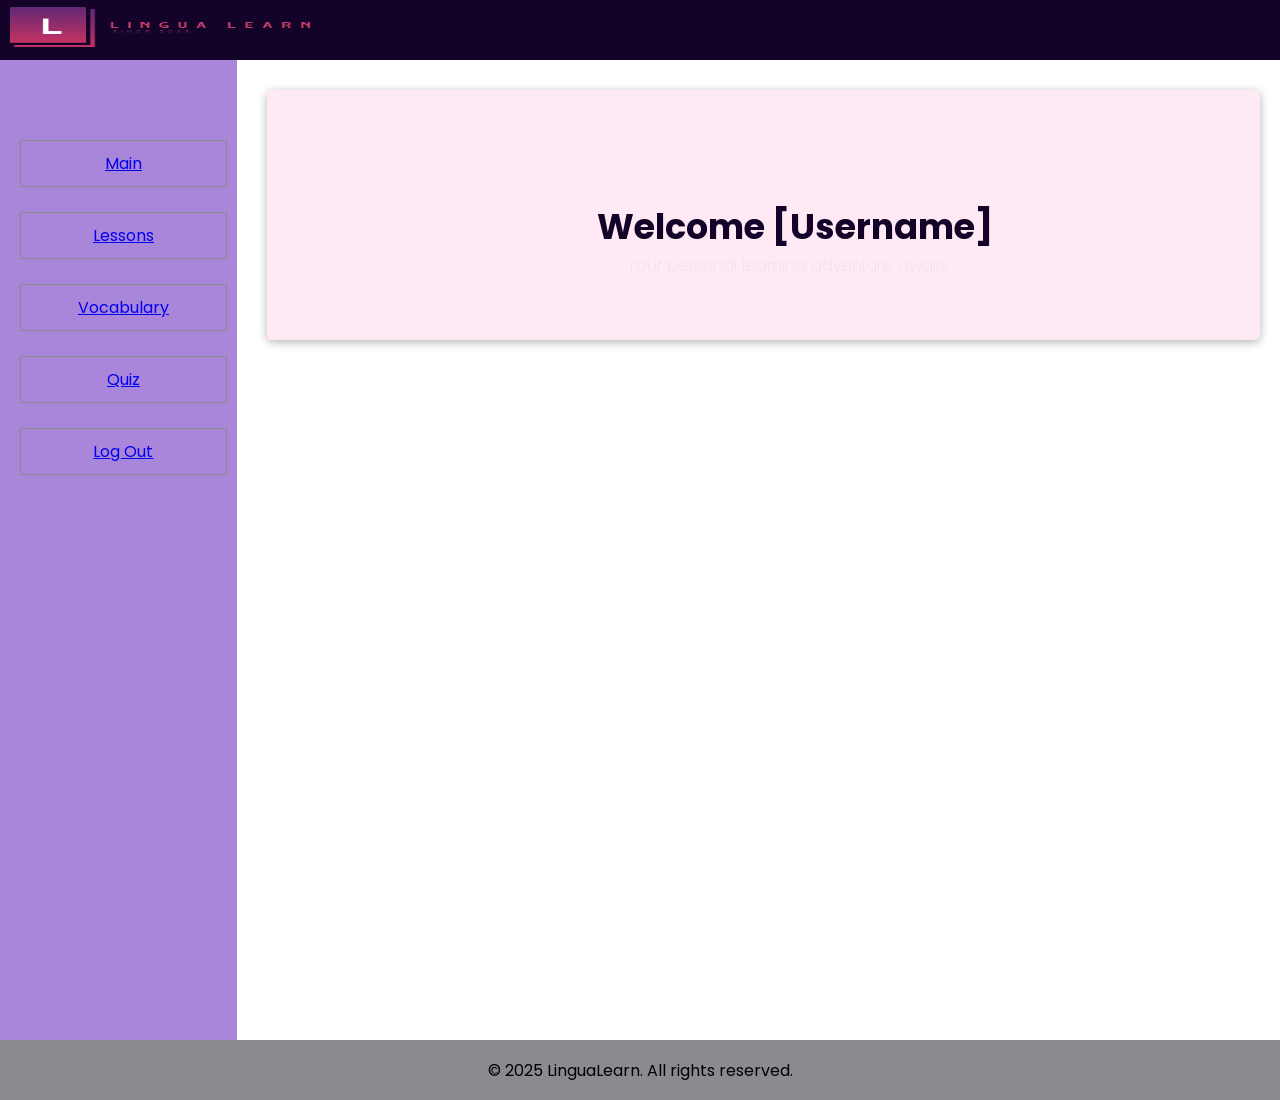
<file: account.html>
<!DOCTYPE html>
<html lang="en">
<head>
    <meta charset="UTF-8">
    <meta name="viewport" content="width=device-width, initial-scale=1.0">
    <title>Dashboard</title>
    <link rel="stylesheet" href="style.css">
    <link rel="icon" type="image/x-icon" href="logo.png">

   
</head>
<body>
    <div id="nav">
    <div id="logo">
        <img src="logo.png" alt="" width="300px" height="40px" >
    </div>
    </div>
 <div id="dashboardbody">
     <div id="menu">
        <ul id="menuitem">
            <a href="index.html"><li id="menuitem1">Main</li></a>
            <br>
            <a href="lesson.html"><li id="menuitem1">Lessons</li></a>
            <br>
            <a href="flashcards.html"><li id="menuitem1">Vocabulary</li></a>
            <br>
            <a href="quiz.html"><li id="menuitem1">Quiz</li></a>
            <br>
            <a href="login.html"><li id="menuitem1">Log Out</li></a>
            <br>
        </ul>
     </div>

     <div id="dashboardwelcome">
<h1 id="dashboardwelcometext"> Welcome [Username] </h1>
<p id="dashboardtext">
    Your personal learning adventure awaits
</p>
     </div>
     </div>

     <div id="footermain">
            <p>© 2025 LinguaLearn. All rights reserved.</p>
        </div>
        
     <script src="account.js"></script>
</body>
</html>
</file>
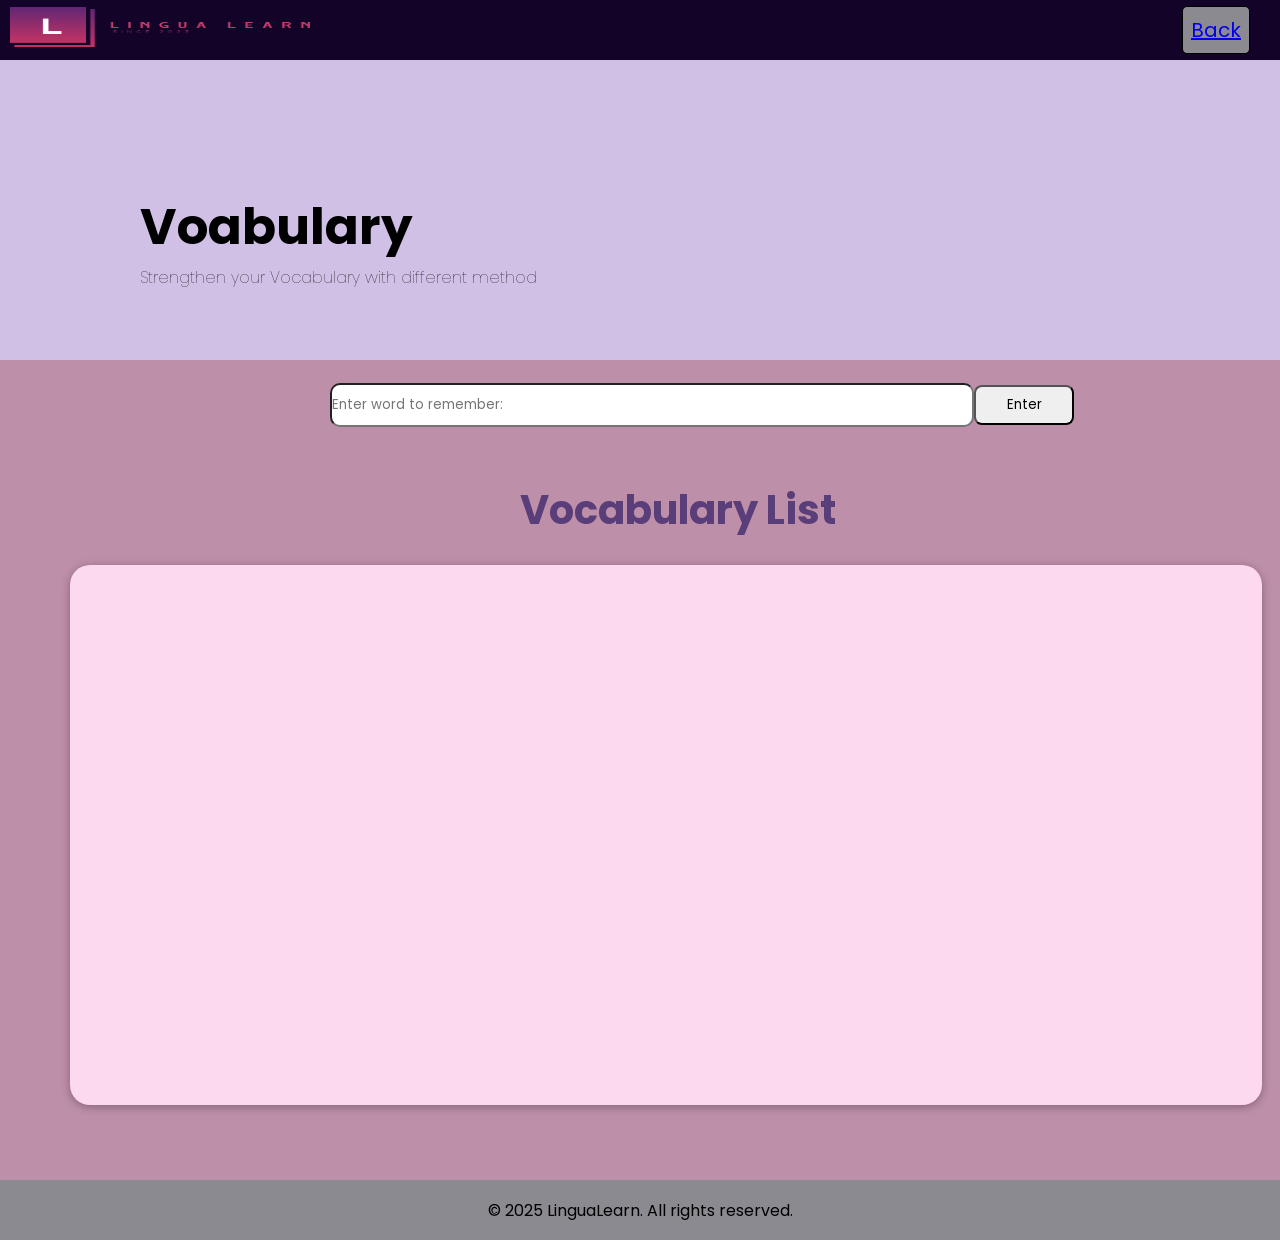
<file: flashcards.html>
<!DOCTYPE html>
<html lang="en">
<head>
    <meta charset="UTF-8">
    <meta name="viewport" content="width=device-width, initial-scale=1.0">
    <title>Grammar Quiz</title>
    <link rel="stylesheet" href="style.css">
    <link rel="icon" type="image/x-icon" href="logo.png">
</head>
<body>
    <div id="nav">
        <div id="logo">
            <img src="logo.png" alt="" width="300px" height="40px">
        </div>
        <a href="account.html"><div id="back">Back</div></a>
    </div>
        <div id="reading-banner">
        <div id="reading-banner-text">
            <h1 id="reading-banner-heading">Voabulary</h1>

            <p id="reading-banner-text1">Strengthen your Vocabulary with different method</p>
        </div>
        

        




      <!-- <img src="grammar.jpg" alt="" id="reading-banner-img" width="900px" height="300px"> -->
    </div>
    <div id="flashBody">
        
            <form id="vocab">
                <input type="text" id="vocabInput" placeholder="Enter word to remember: ">
                <input type="submit" value="Enter" id="vocabButton">
                

            </form>
            <br><br>
            <h1 id="vocabHeading">Vocabulary List</h1>
            <br>
            <div id="vocablist">
               
            </div>

    </div>  
    </div>

<div id="footermain">
            <p>© 2025 LinguaLearn. All rights reserved.</p>
        </div>
        

    <script src="vocab.js"></script>
    </body>
    </html>
</file>
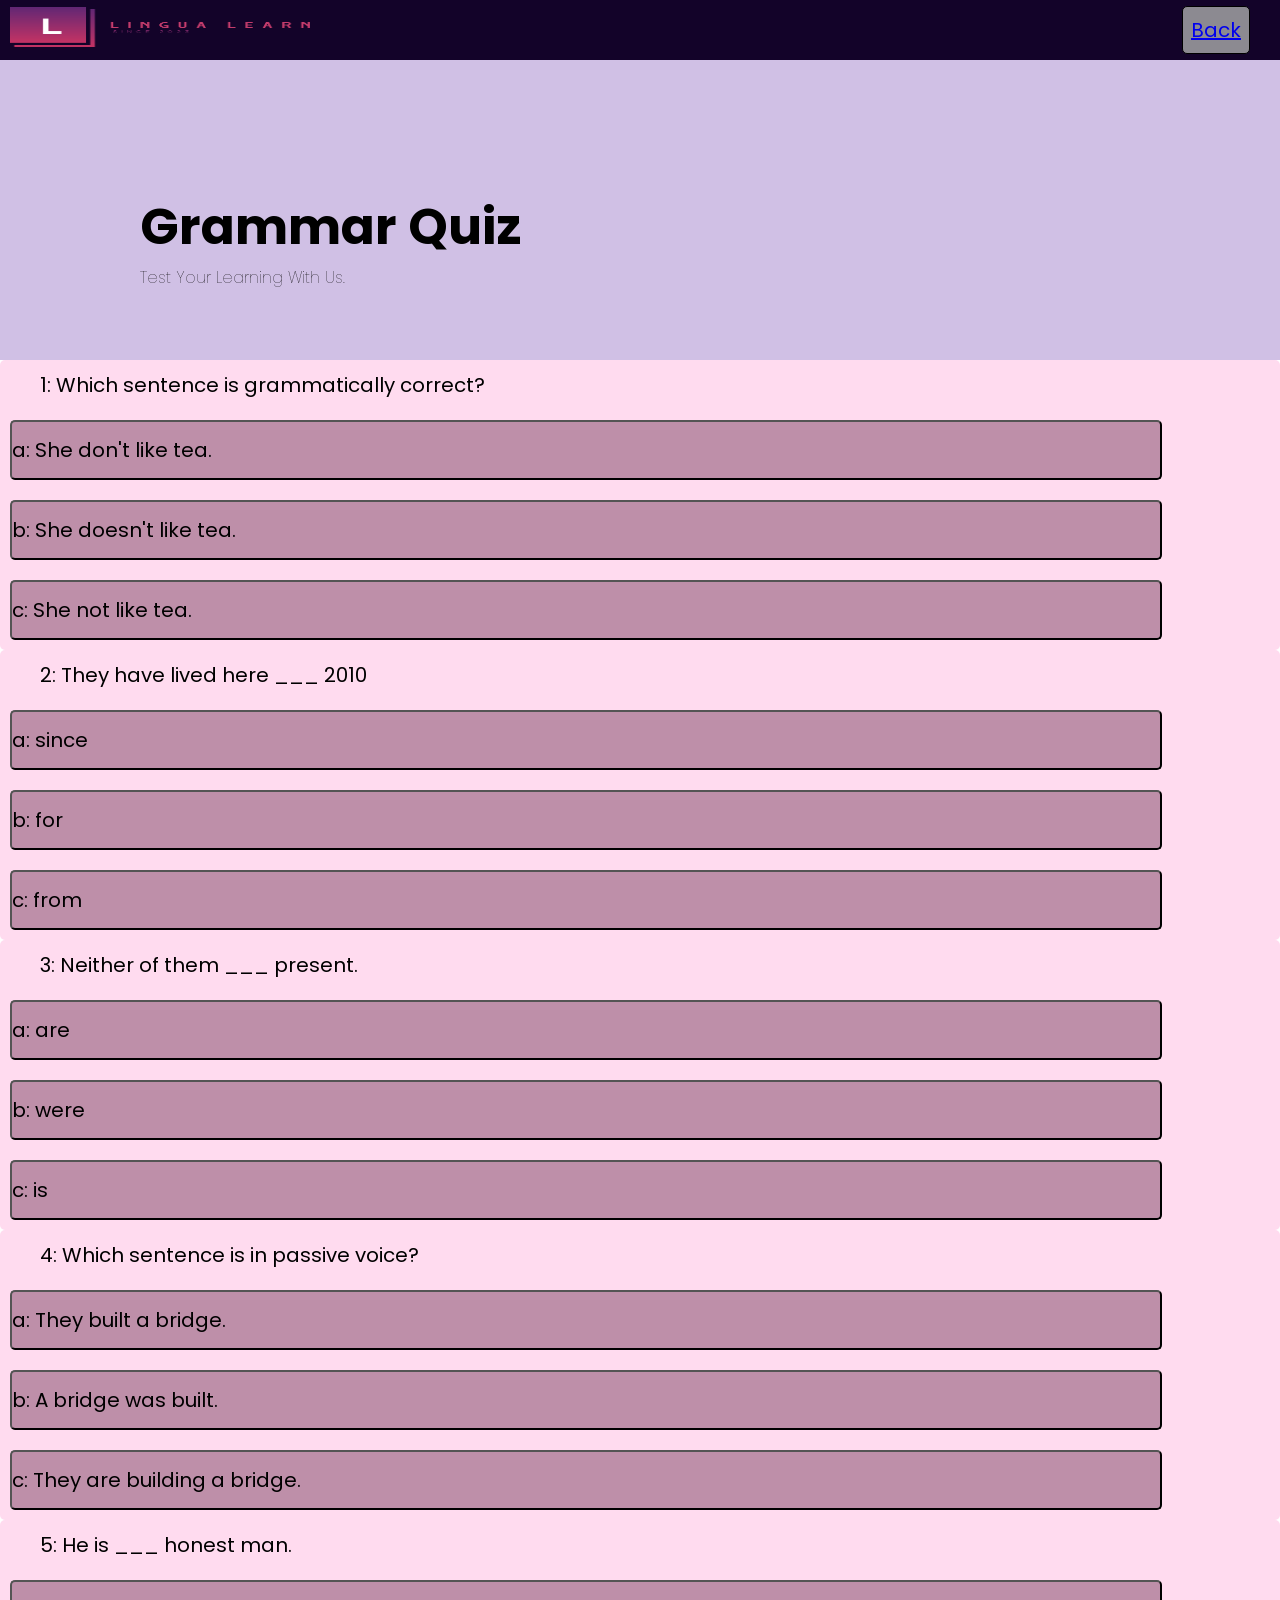
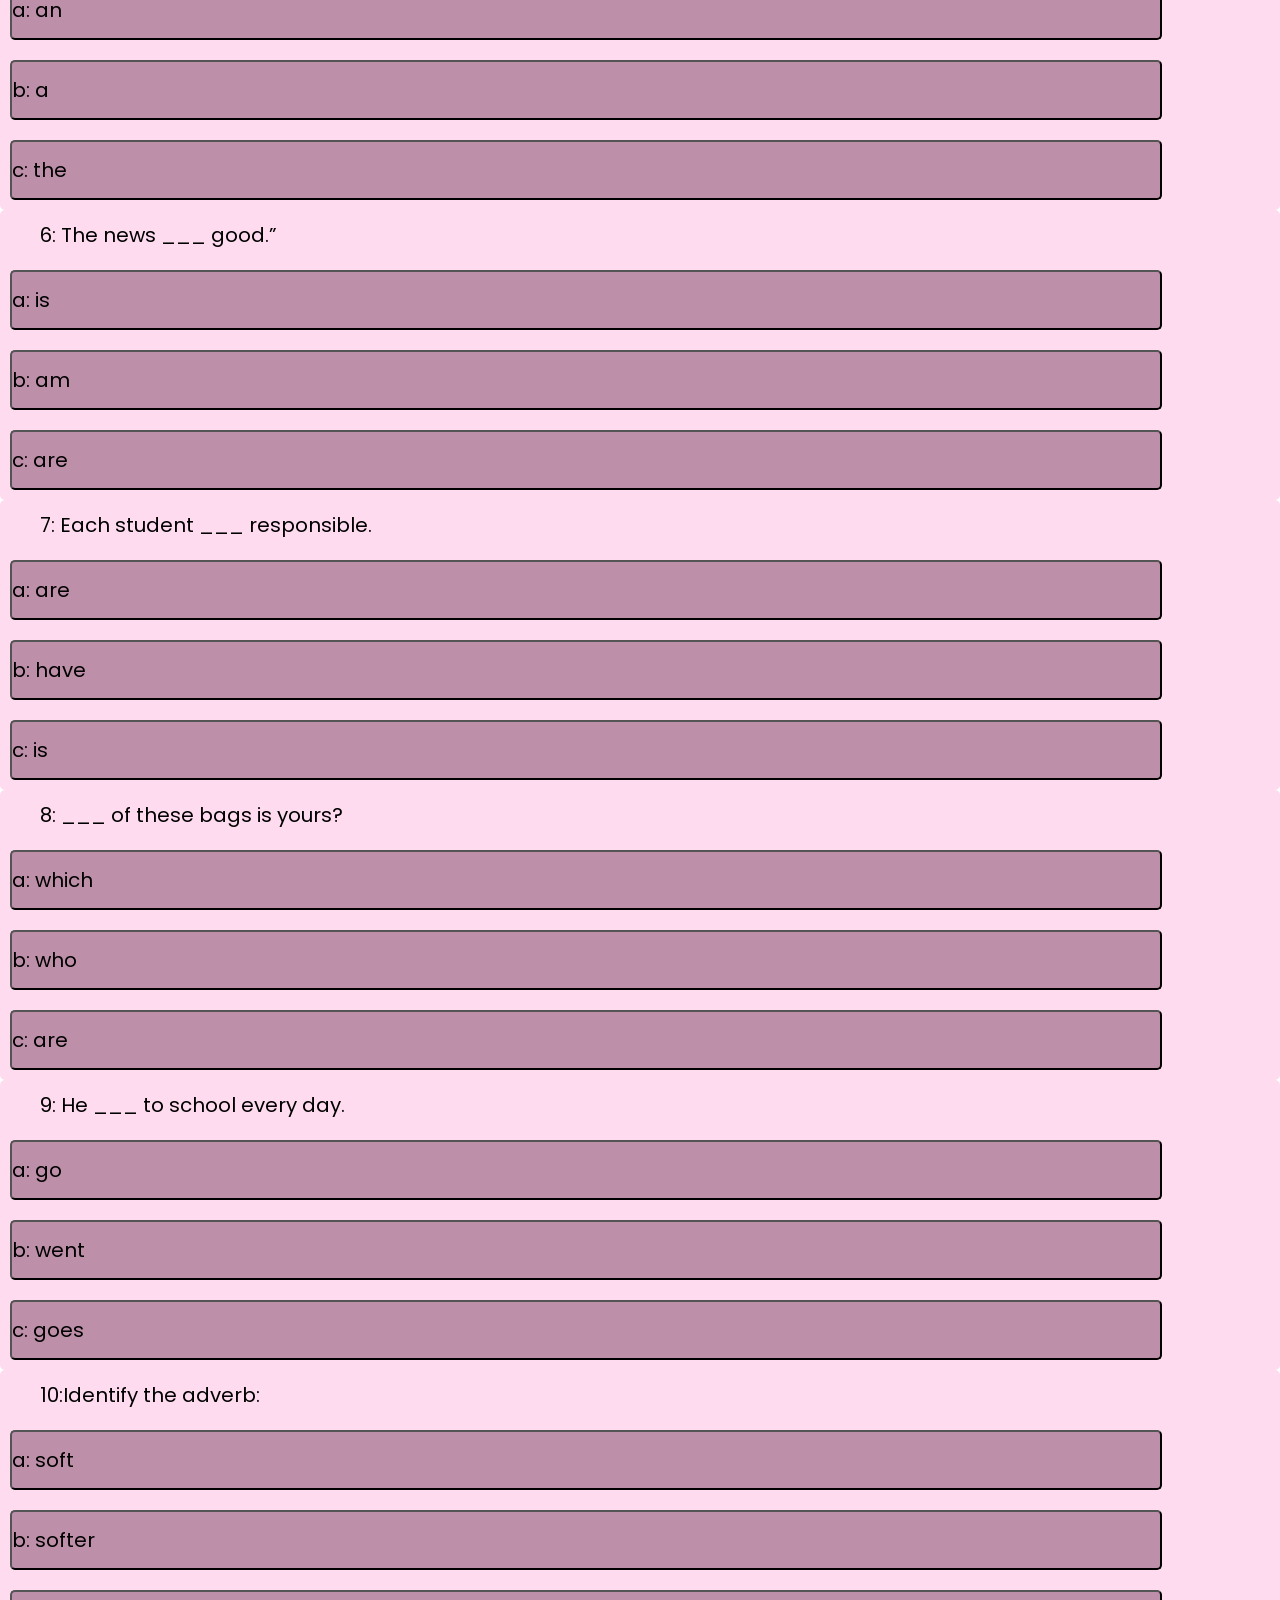
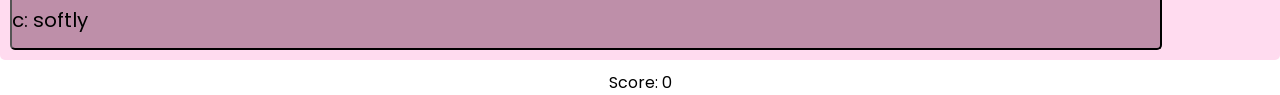
<file: grammar Quiz.html>
<!DOCTYPE html>
<html lang="en">
<head>
    <meta charset="UTF-8">
    <meta name="viewport" content="width=device-width, initial-scale=1.0">
    <title>Grammar Quiz</title>
    <link rel="stylesheet" href="style.css">
    <link rel="icon" type="image/x-icon" href="logo.png">
</head>
<body>
    <div id="nav">
        <div id="logo">
            <img src="logo.png" alt="" width="300px" height="40px">
        </div>
        <a href="quiz.html"><div id="back">Back</div></a>
    </div>
        <div id="reading-banner">
        <div id="reading-banner-text">
            <h1 id="reading-banner-heading"> Grammar Quiz</h1>

            <p id="reading-banner-text1">Test Your Learning With Us.</p>
        </div>
      <!-- <img src="grammar.jpg" alt="" id="reading-banner-img" width="900px" height="300px"> -->
    </div>  
<div id="GquizBody"> 
    <div class="q">
        
      <p id="qstatement">1: Which sentence is grammatically correct?</p>
      <div id="q1Option">

<button class="option" data-question="q1" data-correct="false">a: She don't like tea.</button>
<button class="option" data-question="q1" data-correct="true">b: She doesn't like tea.</button>
<button class="option" data-question="q1" data-correct="false">c: She not like tea.</button>



      </div>
    </div>


<div class="q">
        
      <p id="qstatement">2: They have lived here ___ 2010</p>
      <div id="q2Option">

<button class="option" data-question="q2" data-correct="true">a: since</button>
<button class="option" data-question="q2" data-correct="false">b: for</button>
<button class="option" data-question="q2" data-correct="false">c: from</button>



      </div>
    </div>
<div class="q">
        
      <p id="qstatement">3: Neither of them ___ present.</p>
      <div id="q3Option">

<button class="option" data-question="q3" data-correct="false">a: are</button>
<button class="option" data-question="q3" data-correct="false">b: were</button>
<button class="option" data-question="q3" data-correct="true">c: is</button>



      </div>
    </div>
<div class="q">
        
      <p id="qstatement">4: Which sentence is in passive voice?</p>
      <div id="q4Option">

<button class="option" data-question="q4" data-correct="false">a: They built a bridge.</button>
<button class="option" data-question="q4" data-correct="true">b: A bridge was built.</button>
<button class="option" data-question="q4" data-correct="false">c: They are building a bridge.</button>



      </div>
    </div>
<!-- <div id="button"> -->
        <div class="q">
      <p id="qstatement">5: He is ___ honest man.</p>
      <div id="q5Option">

<button class="option" data-question="q5" data-correct="true">a: an</button>
<button class="option" data-question="q5" data-correct="false">b: a</button>
<button class="option" data-question="q5" data-correct="false">c: the</button>



      </div>
    </div>
<div class="q">
        
      <p id="qstatement">6: The news ___ good.”</p>
      <div id="q6Option">

<button class="option" data-question="q6" data-correct="true">a: is</button>
<button class="option" data-question="q6" data-correct="false">b: am</button>
<button class="option" data-question="q6" data-correct="false">c: are</button>

      </div>
    </div>
<div class="q">
        
      <p id="qstatement">7: Each student ___ responsible.</p>
      <div id="q7Option">

<button class="option" data-question="q7" data-correct="false">a: are</button>
<button class="option" data-question="q7" data-correct="false">b: have</button>
<button class="option" data-question="q7" data-correct="true">c: is</button>



      </div>
    </div>
<div class="q">
        
      <p id="qstatement">8: ___ of these bags is yours?</p>
      <div id="q8Option">

<button class="option" data-question="q8" data-correct="true">a: which</button>
<button class="option" data-question="q8" data-correct="false">b: who</button>
<button class="option" data-question="q8" data-correct="false">c: are</button>



      </div>
    </div>
<div class="q">
        
      <p id="qstatement">9: He ___ to school every day.</p>
      <div id="q9Option">

<button class="option" data-question="q9" data-correct="false">a: go</button>
<button class="option" data-question="q9" data-correct="false">b: went</button>
<button class="option" data-question="q9" data-correct="true">c: goes</button>



      </div>
    </div>

    <div class="q">
        
      <p id="qstatement">10:Identify the adverb:</p>
      <div id="q10Option">

<button class="option" data-question="q10" data-correct="false">a: soft</button>
<button class="option" data-question="q10" data-correct="false">b: softer</button>
<button class="option" data-question="q10" data-correct="true">c: softly</button>



      
    </div>

<div id="score">Score: 0</div>


</div>
<script src="grammar quiz.js"></script>

    <!-- <script src="script.js"></script> -->
</body>
</html>
</file>
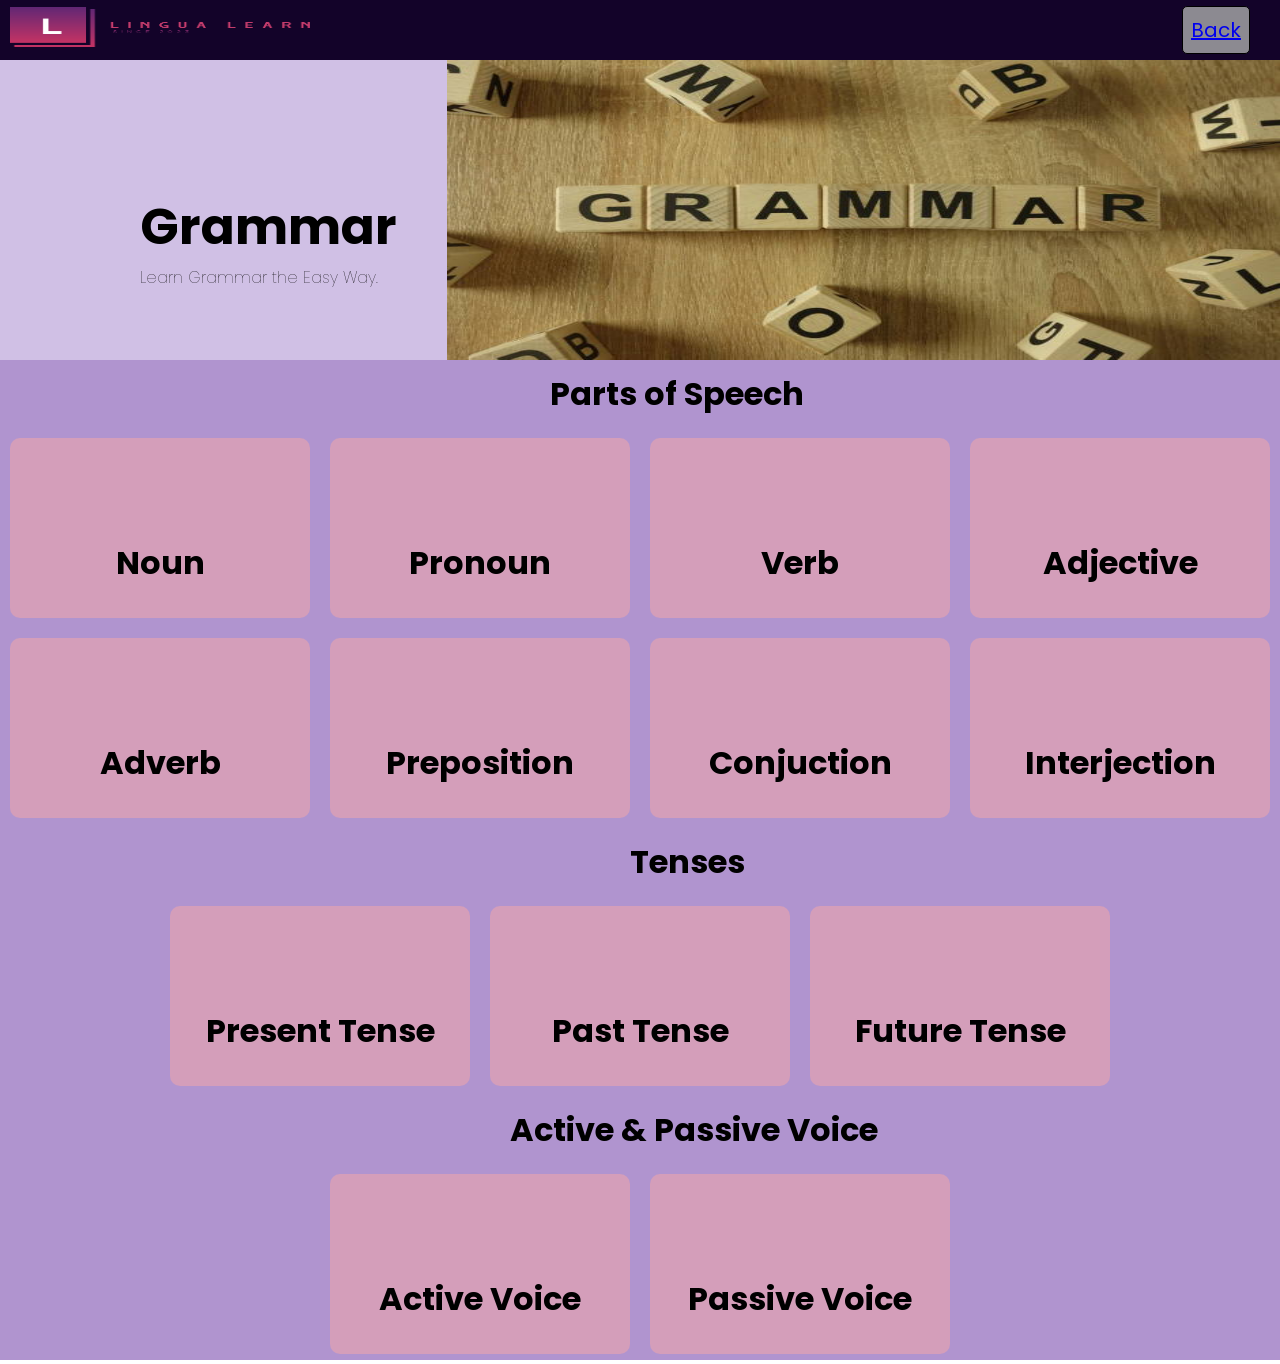
<file: grammar.html>
<!DOCTYPE html>
<html lang="en">

<head>
    <meta charset="UTF-8">
    <meta name="viewport" content="width=device-width, initial-scale=1.0">
    <title>Grammar</title>
    <link rel="stylesheet" href="style.css">
    <link rel="icon" type="image/x-icon" href="logo.png">
</head>

<body>
    <div id="nav">
        <div id="logo">
            <img src="logo.png" alt="" width="300px" height="40px">
        </div>
         <a href="lesson.html"><div id="back">Back</div></a>
    </div>

    <div id="reading-banner">
        <div id="reading-banner-text">
            <h1 id="reading-banner-heading"> Grammar</h1>

            <p id="reading-banner-text1">Learn Grammar the Easy Way.</p>
        </div>
        <img src="grammar.jpg" alt="" id="reading-banner-img" width="900px" height="300px">
    </div>
    
    <div id="speechBody">
    <h1 id="speecheading1">Parts of Speech</h1>
<div id="speechBody1">
    <div class="speechbox1" id="POS1"><h1  class="pos11">Noun</h1></div>
    <div class="speechbox1" id="POS2"><h1  class="pos11">Pronoun</h1></div>
    <div class="speechbox1" id="POS3"><h1  class="pos11">Verb</h1></div>
    <div class="speechbox1" id="POS4"><h1  class="pos11">Adjective</h1></div>
</div>
<div id="speechBody2">
    <div class="speechbox1" id="POS5"><h1  class="pos11">Adverb</h1></div>
    <div class="speechbox1" id="POS6"><h1  class="pos11">Preposition</h1></div>
    <div class="speechbox1" id="POS7"><h1  class="pos11">Conjuction</h1></div>
    <div class="speechbox1" id="POS8"><h1  class="pos11">Interjection</h1></div>
</div>
<h1 id="speecheading2">Tenses</h1>
<div id="speechBody3">
    <div class="speechbox1" id="POS9"><h1  class="pos11">Present Tense</h1></div>
    <div class="speechbox1" id="POS10"><h1 class="pos11">Past Tense</h1></div>
    <div class="speechbox1" id="POS11"><h1  class="pos11">Future Tense</h1></div>
     <!-- <div id="speechbox1"><h1 id="POS4" class="pos11">Adjective</h1></div> -->
</div> 
<h1 id="speecheading3">Active & Passive Voice</h1>
<div id="speechBody4">
    <div class="speechbox1" id="POS12"><h1  class="pos11">Active Voice</h1></div>
    <div class="speechbox1" id="POS13"><h1  class="pos11">Passive Voice</h1></div>
    
</div>


    </div>
    <script src="script.js"></script>
</body>

</html>
</file>
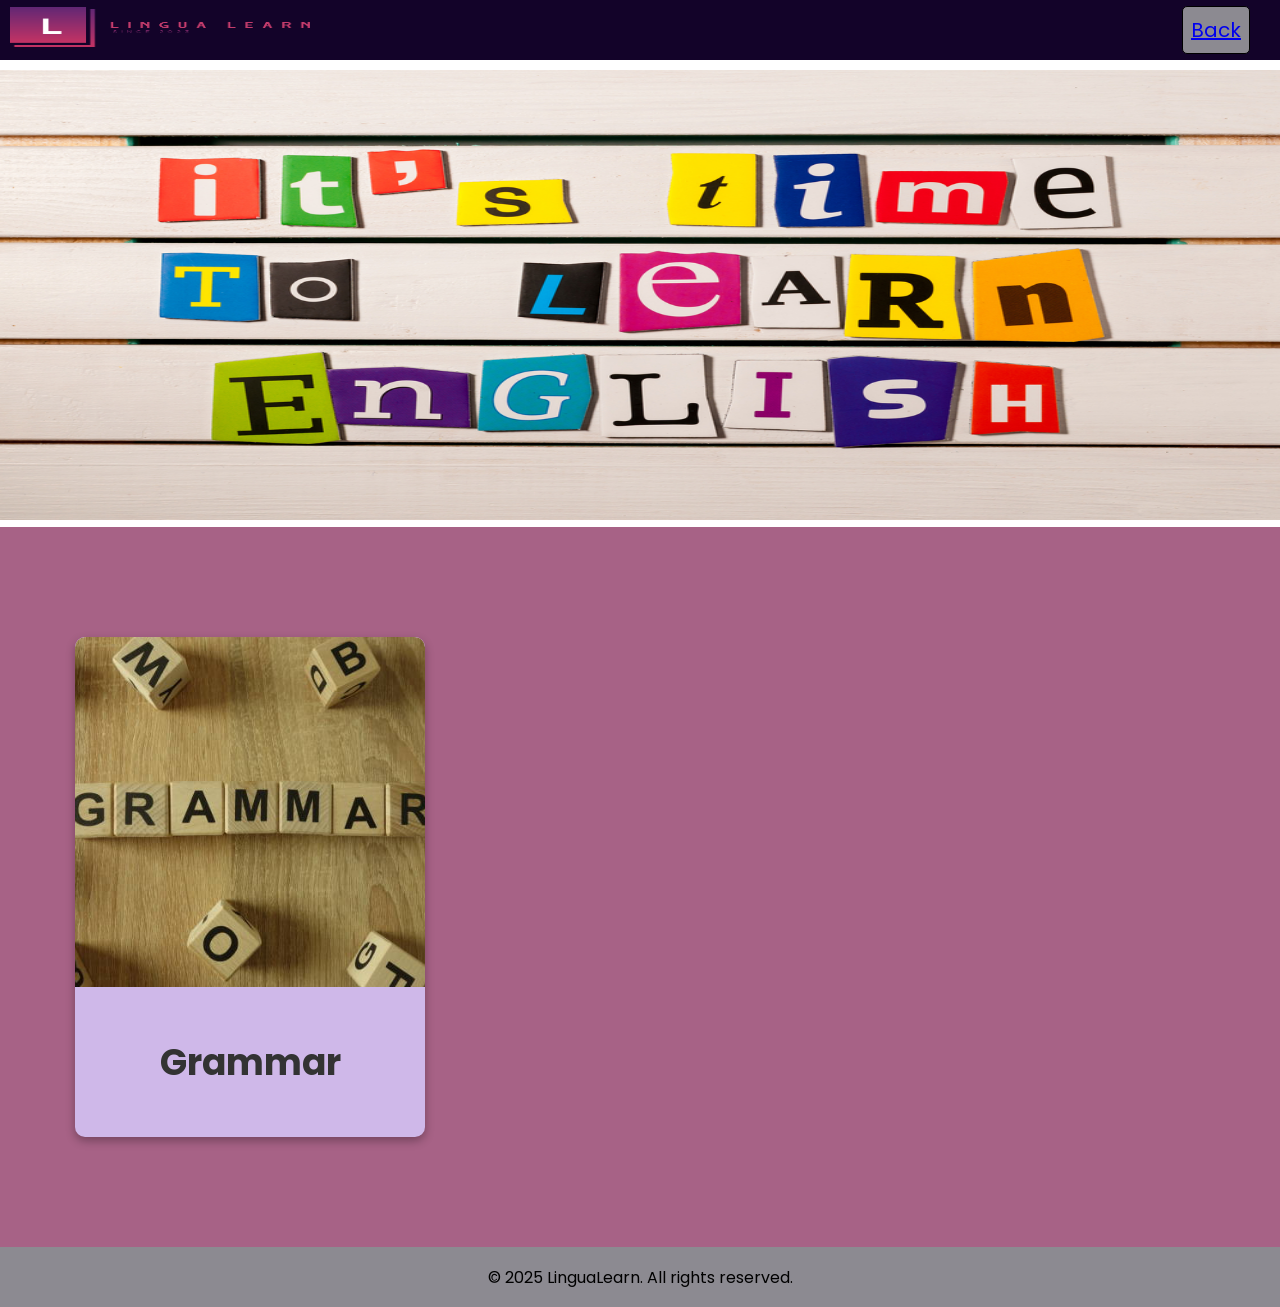
<file: lesson.html>
<!DOCTYPE html>
<html lang="en">
<head>
    <meta charset="UTF-8">
    <meta name="viewport" content="width=device-width, initial-scale=1.0">
    <title>Lessons</title>
    <link rel="stylesheet" href="style.css">
    <link rel="icon" type="image/x-icon" href="logo.png">
</head>
<body>
    <div id="nav">
        <div id="logo">
            <img src="logo.png" alt="" width="300px" height="40px">
        </div>
         <a href="account.html"><div id="back">Back</div></a>
    </div>
    
    <div id="lessonheroimg">
        <img src="1.jpg" alt="" width="100%" height="450px">
    </div>
    
    <div class="lessonbox">
        <!-- Card 1: Grammar -->
        <div class="lessoncard"> 
            <div class="lessoncardfront">
                <img src="grammar.jpg" alt="Grammar">
                <h1>Grammar</h1>
            </div>
            <div class="lessoncardback"> 
                <p>Master tenses, sentence structure, and grammar rules through fun lessons!</p>
                <a href="grammar.html">Learn More</a>
            </div>
        </div>

        <!-- Card 2: Reading -->
        <div class="lessoncard">
            <div class="lessoncardfront">
                <img src="books.jpg" alt="Reading">
                <h1>Reading</h1>
            </div>
            <div class="lessoncardback">
                <p>Enhance your reading comprehension and vocabulary with engaging stories.</p>
                <a href="reading.html">Learn More</a>
            </div>
        </div>

        <!-- Card 3: Listening -->
        <div class="lessoncard">
            <div class="lessoncardfront">
                <img src="listening.jpg" alt="Listening">
                <h1>Listening</h1>
            </div>
            <div class="lessoncardback">
                <p>Improve your listening and understanding skills through real conversations.</p>
                <a href="listening.html">Learn More</a>
            </div>
        </div>
    </div>
    <div id="footermain">
            <p>© 2025 LinguaLearn. All rights reserved.</p>
        </div>
        <script src="lesson.js"></script>
</body>
</html>
</file>
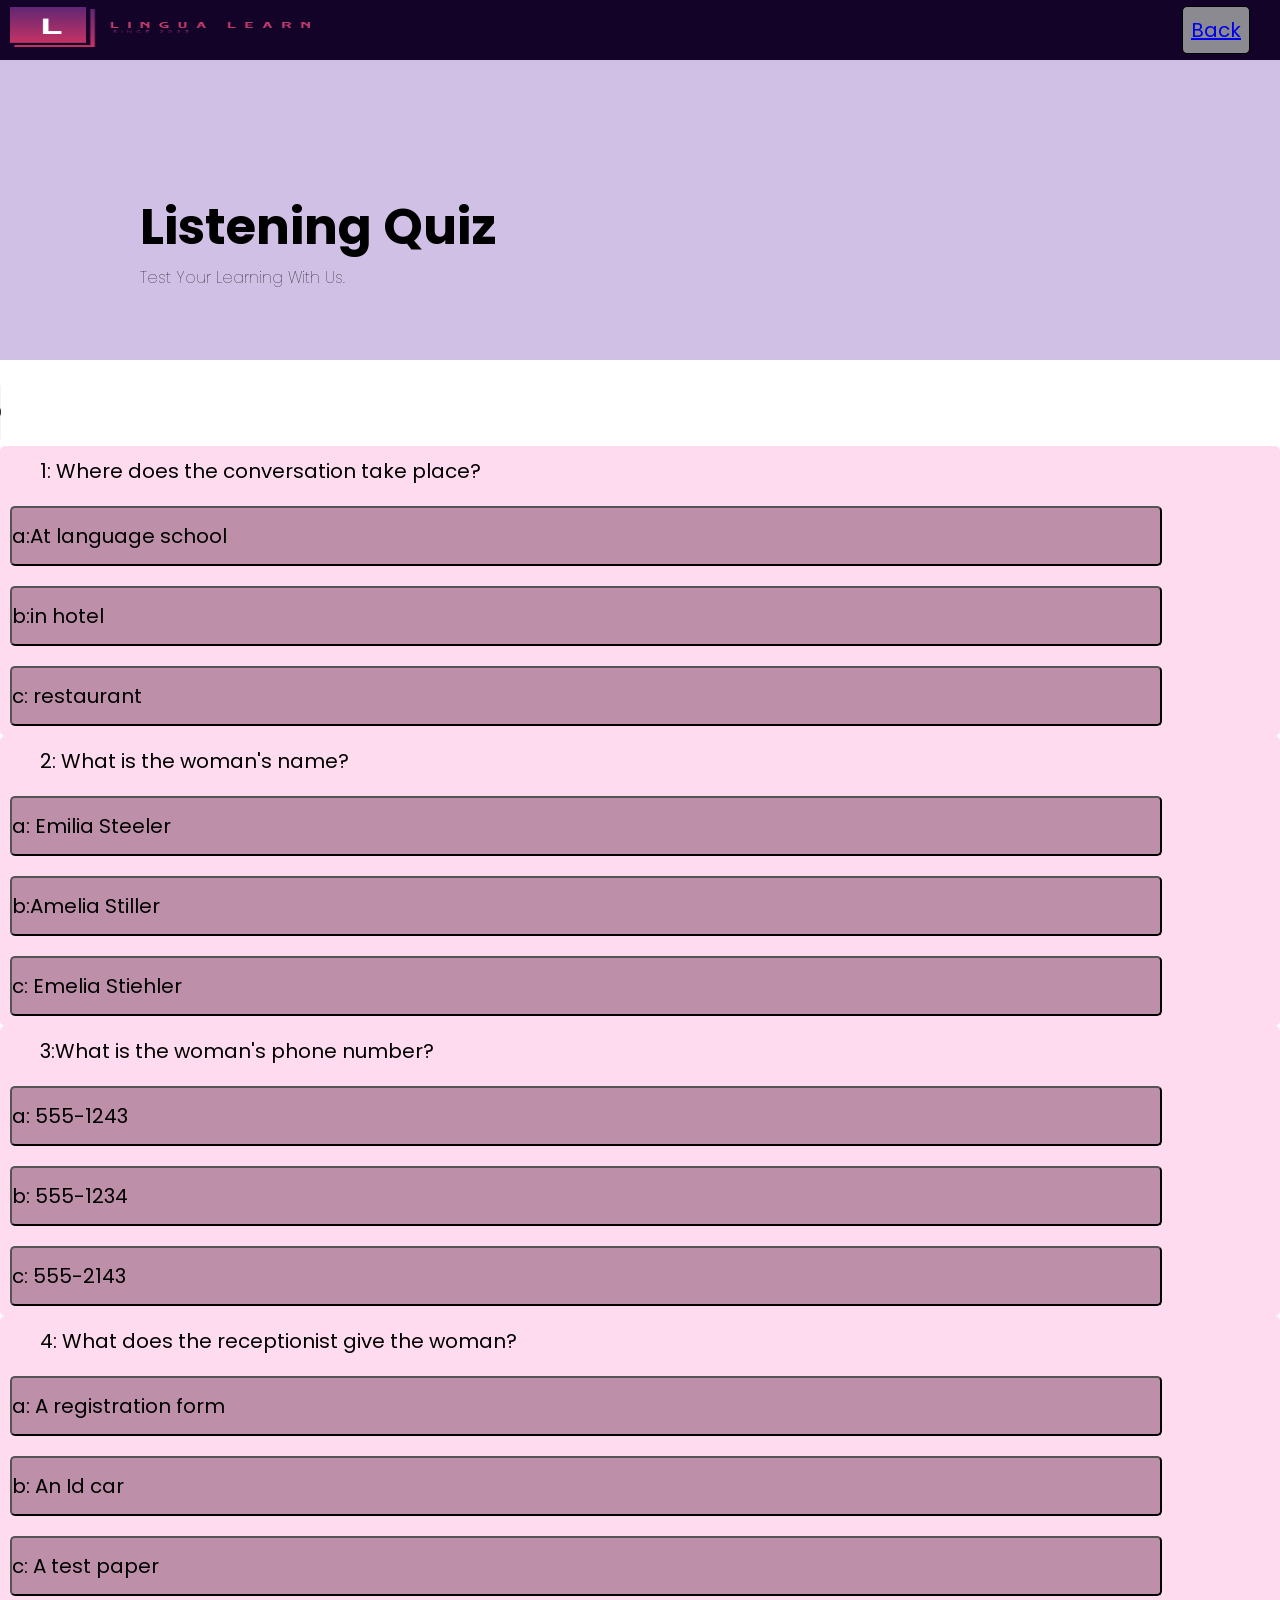
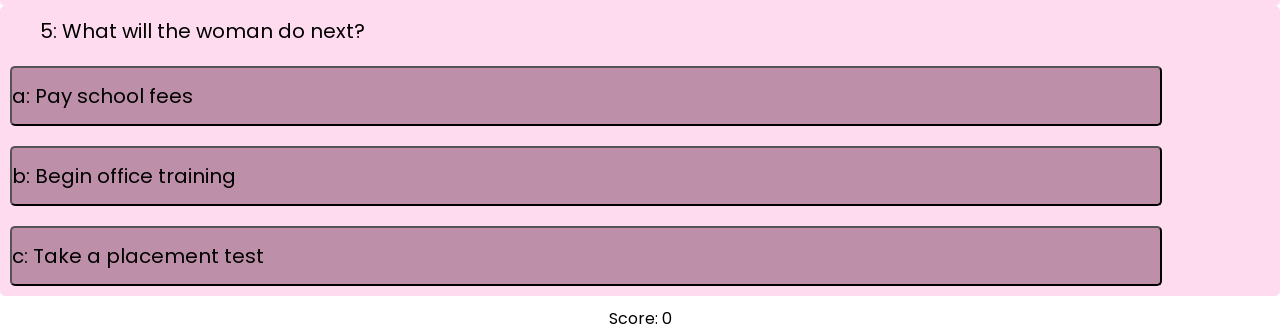
<file: listening quiz.html>
<!DOCTYPE html>
<html lang="en">
<head>
    <meta charset="UTF-8">
    <meta name="viewport" content="width=device-width, initial-scale=1.0">
    <title>Listening Quiz</title>
    <link rel="stylesheet" href="style.css">
    <link rel="icon" type="image/x-icon" href="logo.png">
</head>
<body>
    <div id="nav">
        <div id="logo">
            <img src="logo.png" alt="" width="300px" height="40px">
        </div>
         <a href="quiz.html"><div id="back">Back</div></a>
    </div>
        <div id="reading-banner">
        <div id="reading-banner-text">
            <h1 id="reading-banner-heading">Listening Quiz</h1>

            <p id="reading-banner-text1">Test Your Learning With Us.</p>
        </div>
      <!-- <img src="grammar.jpg" alt="" id="reading-banner-img" width="900px" height="300px"> -->
    </div>  
    
<div id="GquizBody"> 
    <br>
    <div id="listeningbody">
         <audio src="1.mp3" controls width="100%"></audio>
    </div>
    <div class="q">
        
      <p id="qstatement">1: Where does the conversation take place?</p>
      <div id="q1Option">

<button class="option" data-question="q1" data-correct="true">a:At language school</button>
<button class="option" data-question="q1" data-correct="false">b:in hotel</button>
<button class="option" data-question="q1" data-correct="false">c: restaurant</button>



      </div>
    </div>


<div class="q">
        
      <p id="qstatement">2: What is the woman's name?</p>
      <div id="q2Option">

<button class="option" data-question="q2" data-correct="false">a:
Emilia Steeler</button>
<button class="option" data-question="q2" data-correct="false">b:Amelia Stiller</button>
<button class="option" data-question="q2" data-correct="true">c: Emelia Stiehler</button>



      </div>
    </div>
<div class="q">
        
      <p id="qstatement">3:What is the woman's phone number?</p>
      <div id="q3Option">

<button class="option" data-question="q3" data-correct="false">a: 555-1243</button>
<button class="option" data-question="q3" data-correct="true">b: 555-1234</button>
<button class="option" data-question="q3" data-correct="false">c: 555-2143</button>



      </div>
    </div>
<div class="q">
        
      <p id="qstatement">4: What does the receptionist give the woman?</p>
      <div id="q4Option">

<button class="option" data-question="q4" data-correct="true">a: 
A registration form</button>
<button class="option" data-question="q4" data-correct="false">b: An Id car</button>
<button class="option" data-question="q4" data-correct="false">c: 
A test paper</button>



      </div>
    </div>
<!-- <div id="button"> -->
        <div class="q">
      <p id="qstatement">5: What will the woman do next?</p>
      <div id="q5Option">

<button class="option" data-question="q5" data-correct="false">a: 
Pay school fees</button>
<button class="option" data-question="q5" data-correct="false">b: Begin office training</button>
<button class="option" data-question="q5" data-correct="true">c: Take a placement test</button>



      </div>
    </div>





<div id="score">Score: 0</div>


</div>
<script src="grammar quiz.js"></script>

    <!-- <script src="script.js"></script> -->
</body>
</html>
</file>
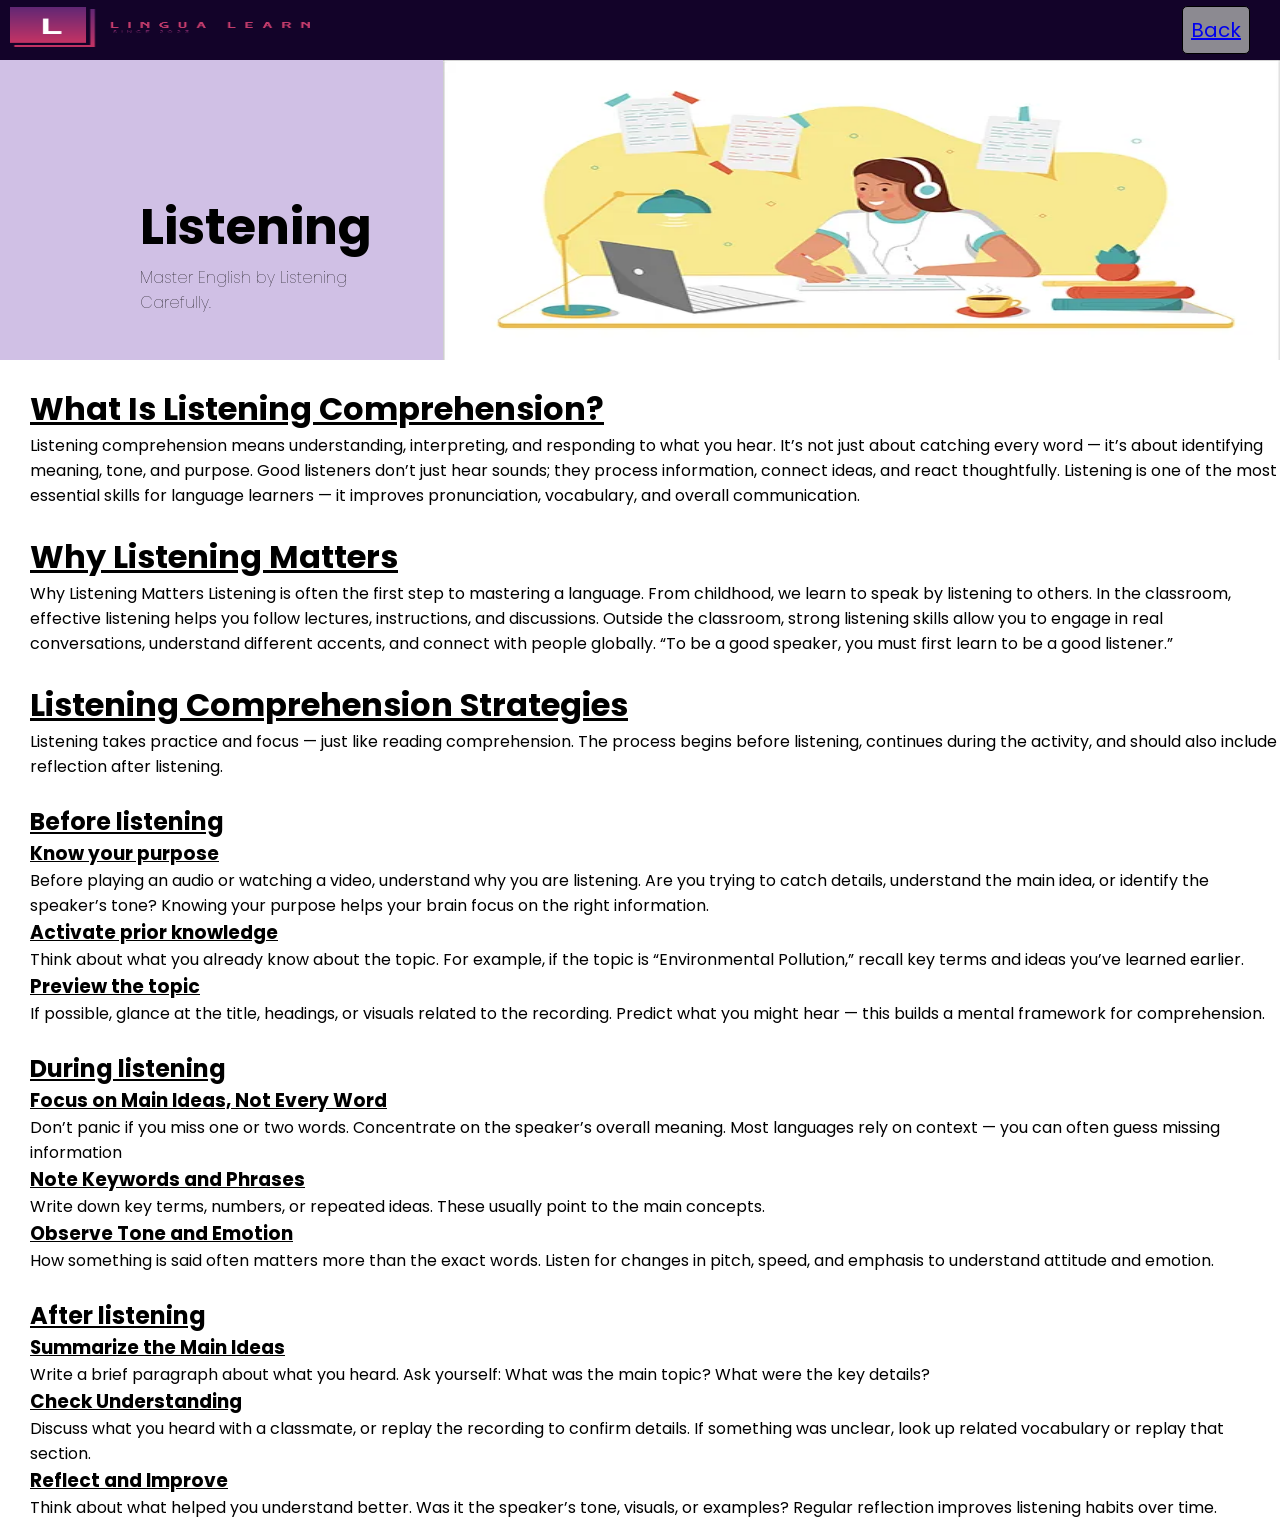
<file: listening.html>
<!DOCTYPE html>
<html lang="en">

<head>
    <meta charset="UTF-8">
    <meta name="viewport" content="width=device-width, initial-scale=1.0">
    <title>Listening </title>
    <link rel="stylesheet" href="style.css">
    <link rel="icon" type="image/x-icon" href="logo.png">
</head>

<body>
    <div id="nav">
        <div id="logo">
            <img src="logo.png" alt="" width="300px" height="40px">
        </div>
         <a href="lesson.html"><div id="back">Back</div></a>
    </div>

    <div id="reading-banner">
        <div id="reading-banner-text">
            <h1 id="reading-banner-heading"> Listening</h1>

            <p id="reading-banner-text1">Master English by Listening Carefully.</p>
        </div>
        <img src="B2-First-Listening.webp" alt="" id="reading-banner-img" width="900px" height="300px">
    </div>
    <br>
    <div id="reading-body">
        <h1 id="reading-body-head1">What Is Listening Comprehension?</h1>
        <p id="reading-body-text1">Listening comprehension means understanding, interpreting, and responding to what you
            hear. It’s not just about catching every word — it’s about identifying meaning, tone, and purpose.
            Good listeners don’t just hear sounds; they process information, connect ideas, and react thoughtfully.
            Listening is one of the most essential skills for language learners — it improves pronunciation, vocabulary,
            and overall communication.
        </p>
        <br>
        <h1 id="reading-body-head1">Why Listening Matters</h1>
        <p id="reading-body-text1">Why Listening Matters
            Listening is often the first step to mastering a language. From childhood, we learn to speak by listening to
            others. In the classroom, effective listening helps you follow lectures, instructions, and discussions.
            Outside the classroom, strong listening skills allow you to engage in real conversations, understand
            different accents, and connect with people globally.
            “To be a good speaker, you must first learn to be a good listener.”

        </p>
        <br>


        <h1 id="reading-body-head1">Listening Comprehension Strategies</h1>
        <p id="reading-body-text1">
            Listening takes practice and focus — just like reading comprehension. The process begins before listening,
            continues during the activity, and should also include reflection after listening.
        </p>
        <br>
        <h2 id="reading-body-head1">
            Before listening</h2>


        <h3 id="reading-body-head1">Know your purpose</h3>
        <p id="reading-body-text1">
            Before playing an audio or watching a video, understand why you are listening.
            Are you trying to catch details, understand the main idea, or identify the speaker’s tone?
            Knowing your purpose helps your brain focus on the right information.

        </p>
        <h3 id="reading-body-head1">
            Activate prior knowledge</h3>
        <p id="reading-body-text1">
            Think about what you already know about the topic.
            For example, if the topic is “Environmental Pollution,” recall key terms and ideas you’ve learned earlier.

        </p>
        <h3 id="reading-body-head1">
            Preview the topic</h3>
        <p id="reading-body-text1">
            If possible, glance at the title, headings, or visuals related to the recording.
            Predict what you might hear — this builds a mental framework for comprehension.
            <br>
        </p>
        <br>
        <h2 id="reading-body-head1">
            During listening</h2>

        <h3 id="reading-body-head1">
            Focus on Main Ideas, Not Every Word</h3>
        <p id="reading-body-text1">
            Don’t panic if you miss one or two words. Concentrate on the speaker’s overall meaning.
            Most languages rely on context — you can often guess missing information

        <h3 id="reading-body-head1">
            Note Keywords and Phrases</h3>
        <p id="reading-body-text1">
            Write down key terms, numbers, or repeated ideas. These usually point to the main concepts.
        </p>
        <h3 id="reading-body-head1">

            Observe Tone and Emotion</h3>
        <p id="reading-body-text1">
            How something is said often matters more than the exact words.
            Listen for changes in pitch, speed, and emphasis to understand attitude and emotion.

        </p>
        <br>
        <h2 id="reading-body-head1">
            After listening</h2>

        <h3 id="reading-body-head1">
            Summarize the Main Ideas</h3>
        <p id="reading-body-text1">
            Write a brief paragraph about what you heard.
            Ask yourself: What was the main topic? What were the key details?
        </p>
        <h3 id="reading-body-head1">
            Check Understanding</h3>
        <p id="reading-body-text1">
            Discuss what you heard with a classmate, or replay the recording to confirm details.
            If something was unclear, look up related vocabulary or replay that section.

        </p>
        <h3 id="reading-body-head1">
            Reflect and Improve</h3>
        <p id="reading-body-text1">
            Think about what helped you understand better. Was it the speaker’s tone, visuals, or examples?
            Regular reflection improves listening habits over time.


        </p>




    </div>
</body>

</html>
</file>
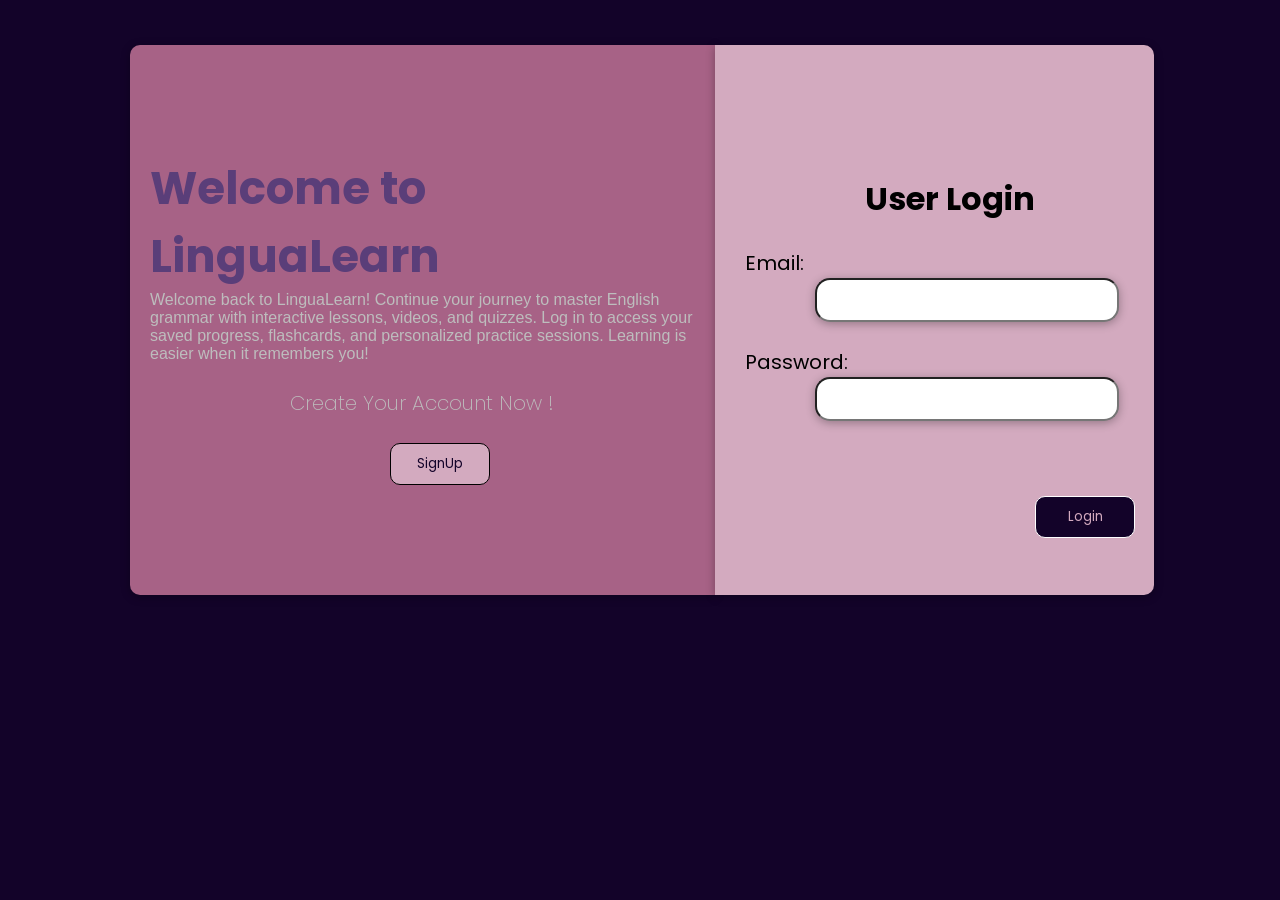
<file: login.html>
<!DOCTYPE html>
<html lang="en">
<head>
    <meta charset="UTF-8">
    <meta name="viewport" content="width=device-width, initial-scale=1.0">
    <title>LinguaLearn</title>
    <link rel="icon" type="image/x-icon" href="logo.png">
    <link rel="stylesheet" href="style.css">
</head>
<body id="loginBody">
    <!-- <div id="welcome">
        <h1 id="wel">WELCOME</h1>
    </div> -->
    <div class="box1">
        <div id="box11">
            <h1 id="welcome">Welcome to LinguaLearn</h1>
            
            <p id="welcomeText">
        Welcome back to LinguaLearn!
Continue your journey to master English grammar with interactive lessons, videos, and quizzes.
Log in to access your saved progress, flashcards, and personalized practice sessions.
Learning is easier when it remembers you!
            </p><br>
            <p id="sign1">Create Your Account Now !</p><br>
            <a href="signup.html"><input type="button" value="SignUp" id="signup"></a>
        </div>
        
        <form id="box12">
            <h1 id="Userlogin">User Login</h1>
            <br>
            <label for=""id ="logintext">Email: </label>
            <br>
            <input type="email" name="" id="username" class="inputbox"><br>
            <br>
            <label for=""id ="logintext">Password: </label>
            <br>
            <input type="password" name="" class="inputbox" id="password">
        <br><br><br><br>
        <div id="loginbtn">
            <input type="submit" value="Login" id="loginbutton">
        </div>
        <!-- </div> -->
        </form>
    </div>
<script src="login.js"></script>
</body>
</html>
</file>
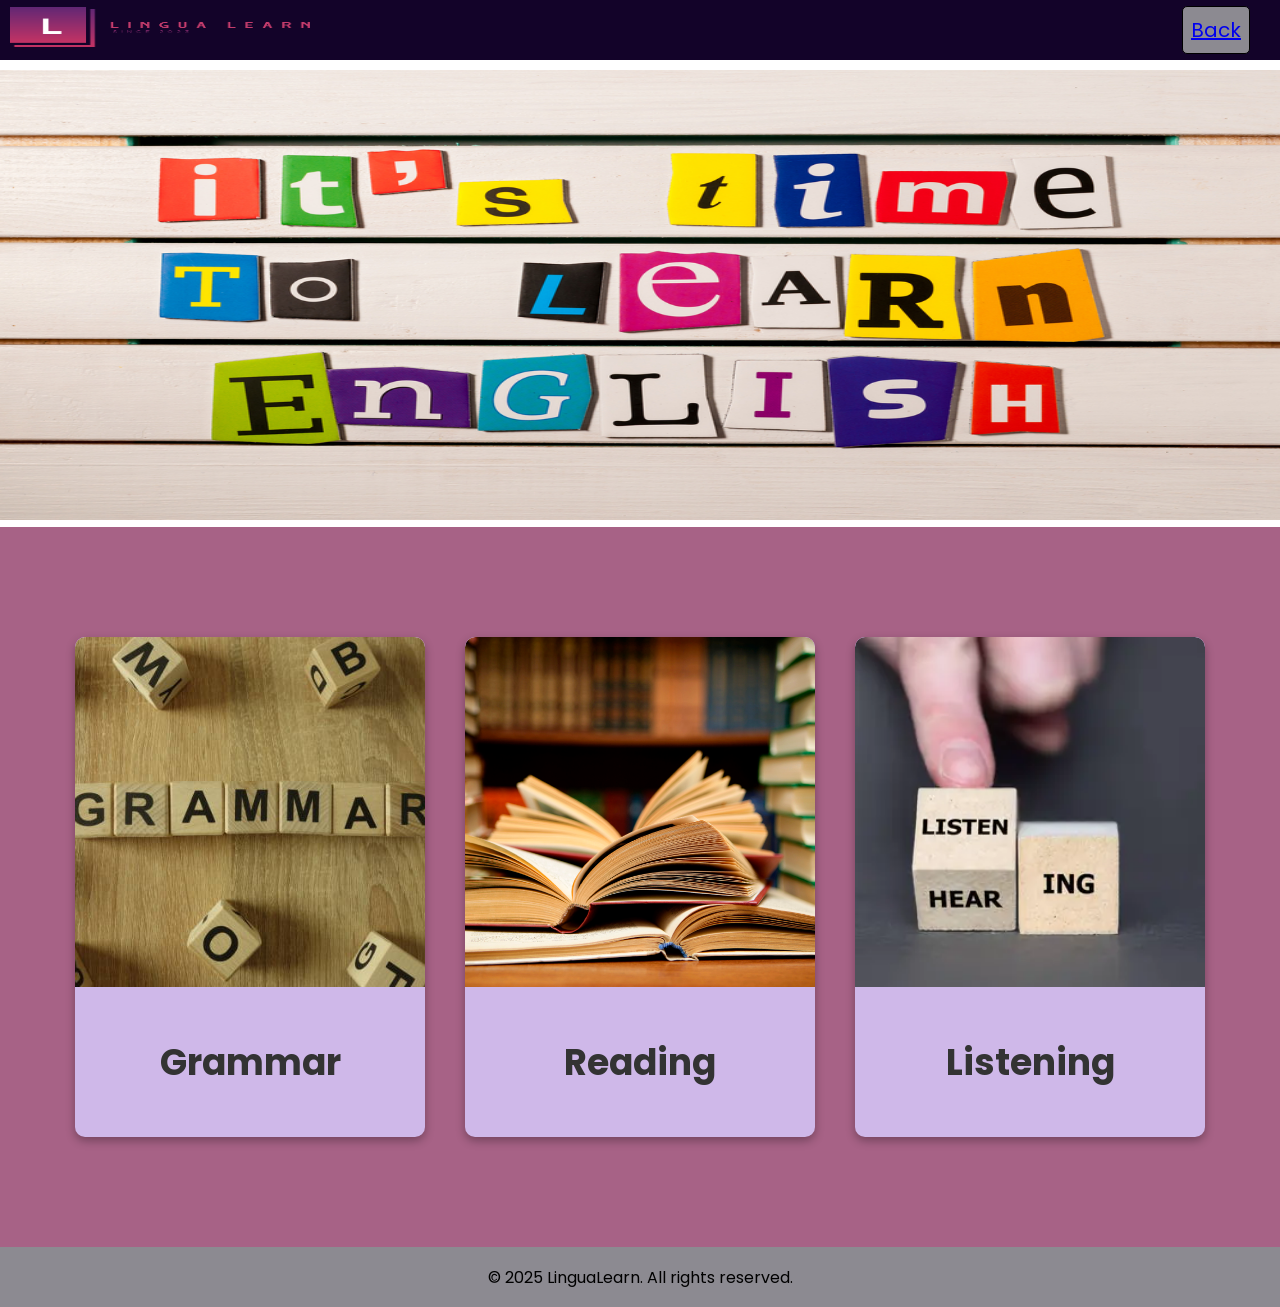
<file: quiz.html>
<!DOCTYPE html>
<html lang="en">
<head>
    <meta charset="UTF-8">
    <meta name="viewport" content="width=device-width, initial-scale=1.0">
    <title>Lessons</title>
    <link rel="stylesheet" href="style.css">
    <link rel="icon" type="image/x-icon" href="logo.png">
</head>
<body>
    <div id="nav">
        <div id="logo">
            <img src="logo.png" alt="" width="300px" height="40px">
        </div>
         <a href="account.html"><div id="back">Back</div></a>
    </div>
    
    <div id="lessonheroimg">
        <img src="1.jpg" alt="" width="100%" height="450px">
    </div>
    
    <div class="lessonbox">
        <!-- Card 1: Grammar -->
        <div class="lessoncard"> 
            <div class="lessoncardfront">
                <img src="grammar.jpg" alt="Grammar">
                <h1>Grammar</h1>
            </div>
            <div class="lessoncardback"> 
                <p>Master tenses, sentence structure, and grammar rules through fun lessons!</p>
                <a href="grammar Quiz.html">Take Quiz</a>
            </div>
        </div>

        <!-- Card 2: Reading -->
        <div class="lessoncard">
            <div class="lessoncardfront">
                <img src="books.jpg" alt="Reading">
                <h1>Reading</h1>
            </div>
            <div class="lessoncardback">
                <p>Enhance your reading comprehension and vocabulary with engaging stories.</p>
                <a href="reading quiz.html">Take Quiz</a>
            </div>
        </div>

        <!-- Card 3: Listening -->
        <div class="lessoncard">
            <div class="lessoncardfront">
                <img src="listening.jpg" alt="Listening">
                <h1>Listening</h1>
            </div>
            <div class="lessoncardback">
                <p>Improve your listening and understanding skills through real conversations.</p>
                <a href="listening quiz.html">Take Quiz</a>
            </div>
        </div>
    </div>
    <div id="footermain">
            <p>© 2025 LinguaLearn. All rights reserved.</p>
        </div>
        <script src="lesson.js"></script>
</body>
</html>
</file>
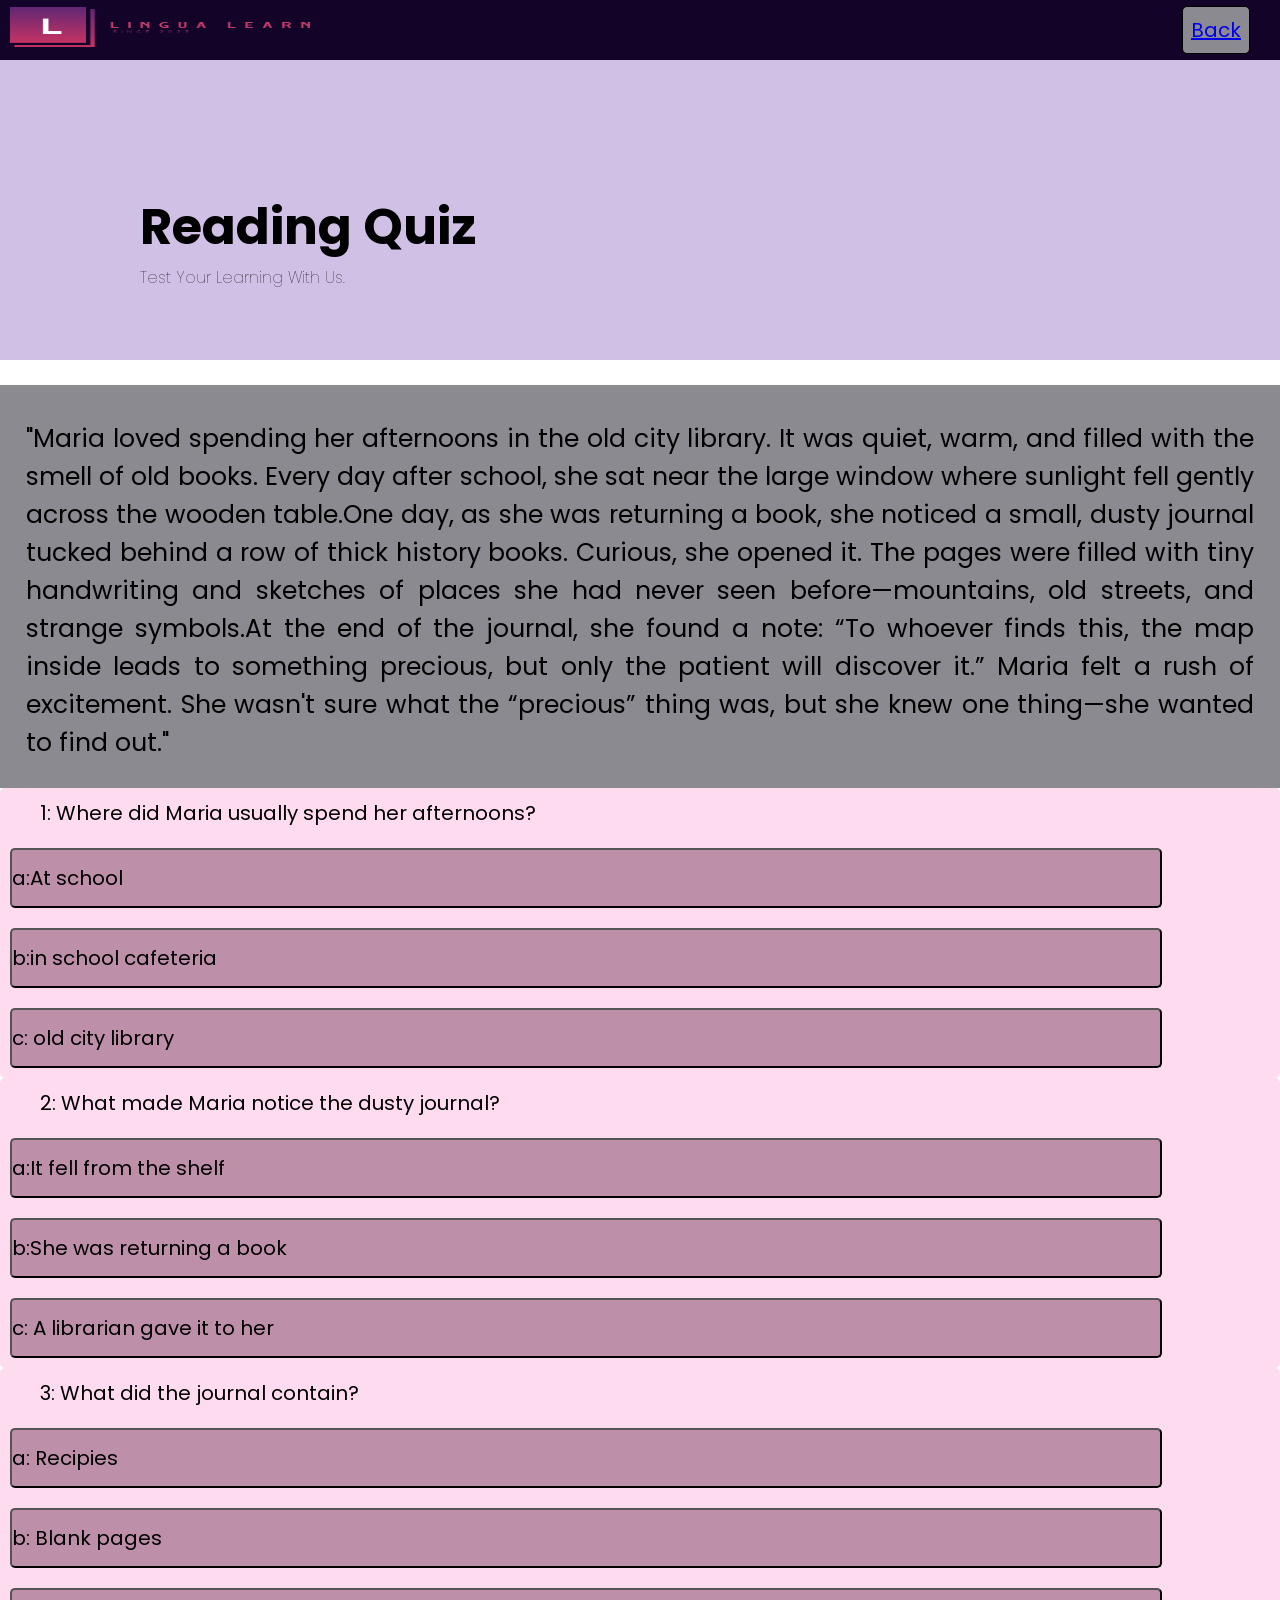
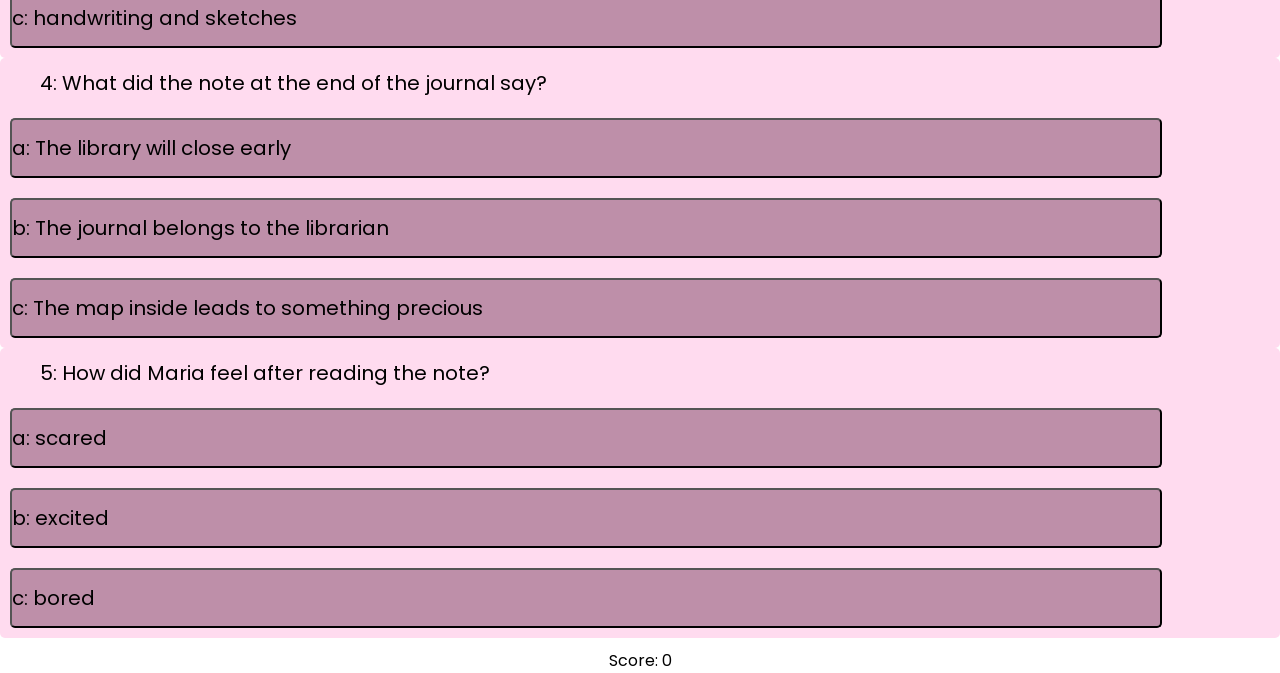
<file: reading quiz.html>
<!DOCTYPE html>
<html lang="en">
<head>
    <meta charset="UTF-8">
    <meta name="viewport" content="width=device-width, initial-scale=1.0">
    <title>Reading Quiz</title>
    <link rel="stylesheet" href="style.css">
    <link rel="icon" type="image/x-icon" href="logo.png">
</head>
<body>
    <div id="nav">
        <div id="logo">
            <img src="logo.png" alt="" width="300px" height="40px">
        </div>
         <a href="quiz.html"><div id="back">Back</div></a>
    </div>
        <div id="reading-banner">
        <div id="reading-banner-text">
            <h1 id="reading-banner-heading">Reading Quiz</h1>

            <p id="reading-banner-text1">Test Your Learning With Us.</p>
        </div>
      <!-- <img src="grammar.jpg" alt="" id="reading-banner-img" width="900px" height="300px"> -->
    </div>  
    
<div id="GquizBody"> 
    <br>
    <div id="comprehension">
        <p id="comprehensionText">"Maria loved spending her afternoons in the old city library. It was quiet, warm, and filled with the smell of old books. Every day after school, she sat near the large window where sunlight fell gently across the wooden table.One day, as she was returning a book, she noticed a small, dusty journal tucked behind a row of thick history books. Curious, she opened it. The pages were filled with tiny handwriting and sketches of places she had never seen before—mountains, old streets, and strange symbols.At the end of the journal, she found a note:
        “To whoever finds this, the map inside leads to something precious, but only the patient will discover it.”
        Maria felt a rush of excitement. She wasn't sure what the “precious” thing was, but she knew one thing—she wanted to find out."</p>
    </div>
    <div class="q">
        
      <p id="qstatement">1: Where did Maria usually spend her afternoons?</p>
      <div id="q1Option">

<button class="option" data-question="q1" data-correct="false">a:At school</button>
<button class="option" data-question="q1" data-correct="false">b:in school cafeteria</button>
<button class="option" data-question="q1" data-correct="true">c: old city library</button>



      </div>
    </div>


<div class="q">
        
      <p id="qstatement">2: What made Maria notice the dusty journal?</p>
      <div id="q2Option">

<button class="option" data-question="q2" data-correct="false">a:It fell from the shelf</button>
<button class="option" data-question="q2" data-correct="true">b:She was returning a book</button>
<button class="option" data-question="q2" data-correct="false">c: A librarian gave it to her</button>



      </div>
    </div>
<div class="q">
        
      <p id="qstatement">3: What did the journal contain?</p>
      <div id="q3Option">

<button class="option" data-question="q3" data-correct="false">a: Recipies</button>
<button class="option" data-question="q3" data-correct="false">b: Blank pages</button>
<button class="option" data-question="q3" data-correct="true">c: handwriting and sketches</button>



      </div>
    </div>
<div class="q">
        
      <p id="qstatement">4: What did the note at the end of the journal say?</p>
      <div id="q4Option">

<button class="option" data-question="q4" data-correct="false">a: The library will close early</button>
<button class="option" data-question="q4" data-correct="false">b: The journal belongs to the librarian</button>
<button class="option" data-question="q4" data-correct="true">c: The map inside leads to something precious</button>



      </div>
    </div>
<!-- <div id="button"> -->
        <div class="q">
      <p id="qstatement">5: How did Maria feel after reading the note?</p>
      <div id="q5Option">

<button class="option" data-question="q5" data-correct="false">a: scared</button>
<button class="option" data-question="q5" data-correct="true">b: excited</button>
<button class="option" data-question="q5" data-correct="false">c: bored</button>



      </div>
    </div>





<div id="score">Score: 0</div>


</div>
<script src="grammar quiz.js"></script>

    <!-- <script src="script.js"></script> -->
</body>
</html>
</file>
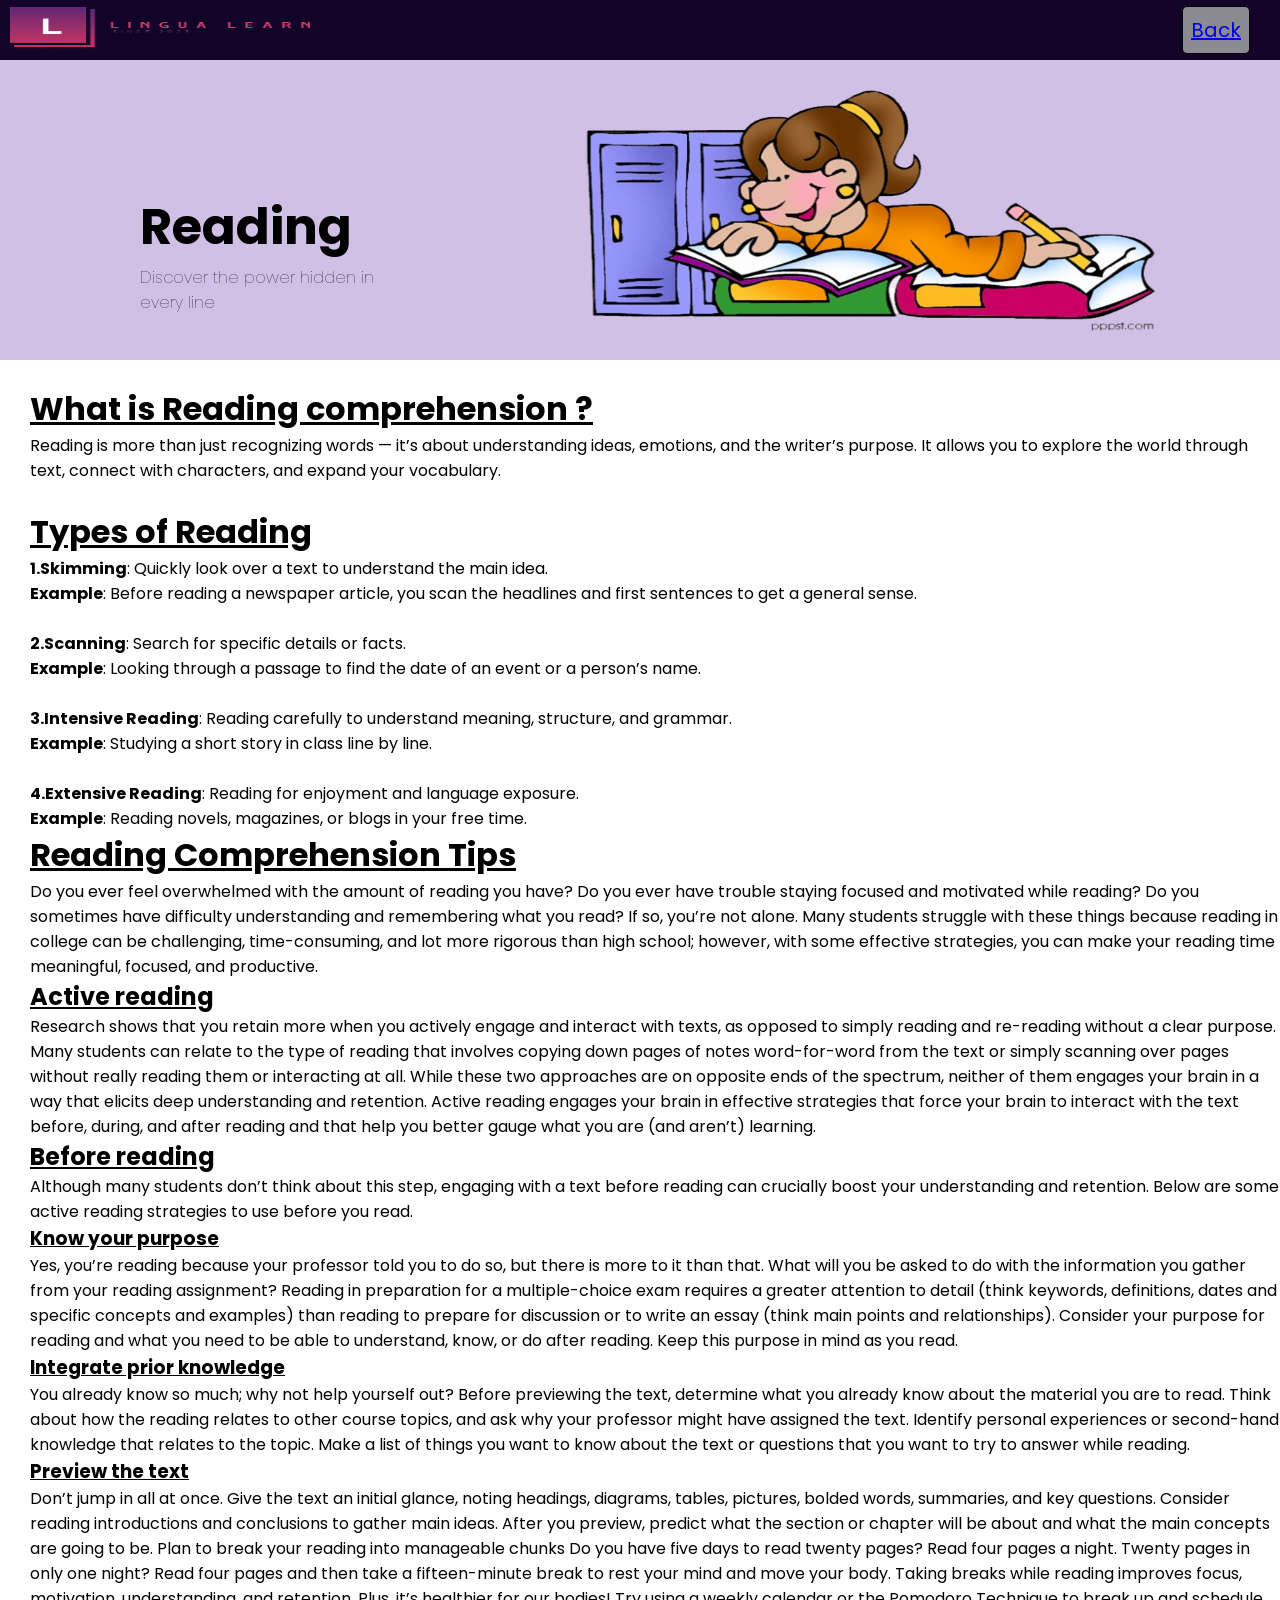
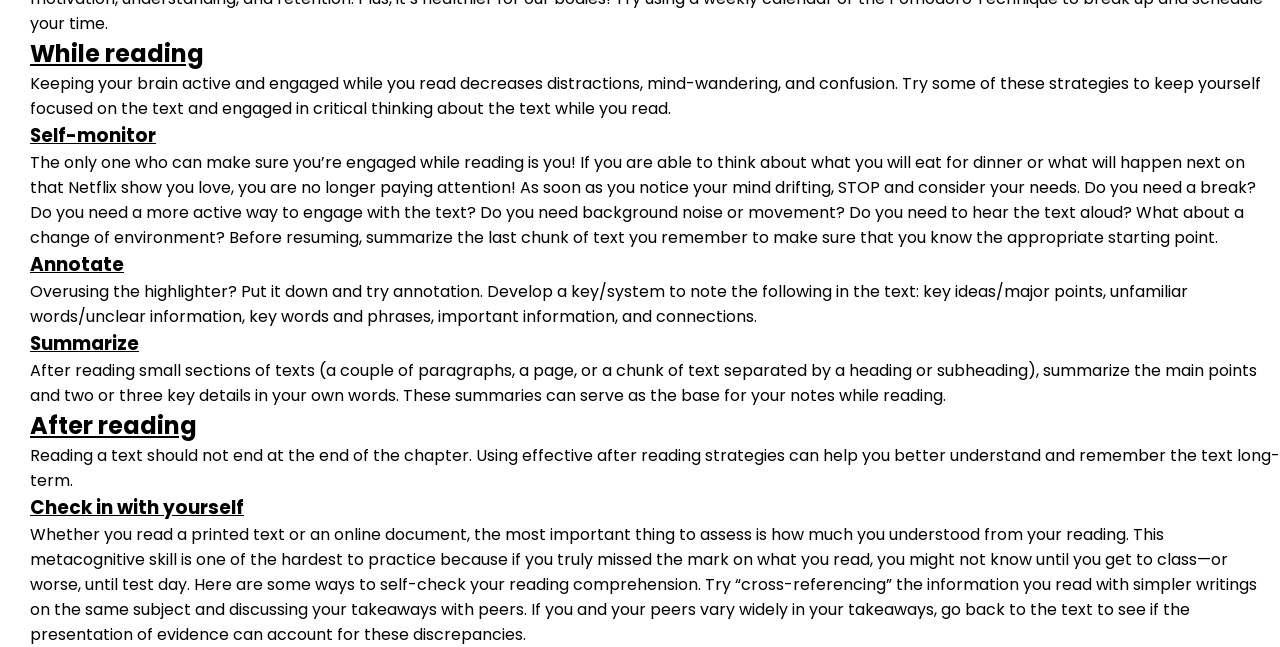
<file: reading.html>
<!DOCTYPE html>
<html lang="en">

<head>
    <meta charset="UTF-8">
    <meta name="viewport" content="width=device-width, initial-scale=1.0">
    <title>Reading</title>
    <link rel="stylesheet" href="style.css">
    <link rel="icon" type="image/x-icon" href="logo.png">
</head>

<body>
    <div id="nav">
        <div id="logo">
            <img src="logo.png" alt="" width="300px" height="40px">
        </div>
         <a href="lesson.html"><div id="back">Back</div></a>
    </div>

    <div id="reading-banner">
        <div id="reading-banner-text">
            <h1 id="reading-banner-heading"> Reading</h1>

            <p id="reading-banner-text1">Discover the power hidden in every line</p>
        </div>
        <img src="readinghero - Edited.png" alt="" id="reading-banner-img" width="900px" height="300px">
    </div>
    <br>
    <div id="reading-body">
        <h1 id="reading-body-head1">What is Reading comprehension ?</h1>
        <p id="reading-body-text1">Reading is more than just recognizing words — it’s about understanding ideas,
            emotions, and the writer’s purpose.
            It allows you to explore the world through text, connect with characters, and expand your vocabulary.</p>
        <br>
        <h1 id="reading-body-head1"> Types of Reading</h1>
        <p id="reading-body-text1">
            <b>1.Skimming</b>: Quickly look over a text to understand the main idea. <br>
            <b>Example</b>: Before reading a newspaper article, you scan the headlines and first sentences to get a
            general sense. <br>
            <br>
            <b>2.Scanning</b>: Search for specific details or facts. <br>
            <b>Example</b>: Looking through a passage to find the date of an event or a person’s name. <br>
            <br>
            <b>3.Intensive Reading</b>: Reading carefully to understand meaning, structure, and grammar. <br>
            <b>Example</b>: Studying a short story in class line by line. <br>
            <br>
            <b>4.Extensive Reading</b>: Reading for enjoyment and language exposure. <br>
            <b>Example</b>: Reading novels, magazines, or blogs in your free time. <br>

        </p>

        <h1 id="reading-body-head1">Reading Comprehension Tips</h1>
        <p id="reading-body-text1">
            Do you ever feel overwhelmed with the amount of reading you have? Do you ever have trouble staying focused
            and motivated while reading? Do you sometimes have difficulty understanding and remembering what you read?
            If so, you’re not alone. Many students struggle with these things because reading in college can be
            challenging, time-consuming, and lot more rigorous than high school; however, with some effective
            strategies, you can make your reading time meaningful, focused, and productive.
        </p>
        <h2 id="reading-body-head1">
            Active reading</h2>
        <p id="reading-body-text1">
            Research shows that you retain more when you actively engage and interact with texts, as opposed to simply
            reading and re-reading without a clear purpose. Many students can relate to the type of reading that
            involves copying down pages of notes word-for-word from the text or simply scanning over pages without
            really reading them or interacting at all. While these two approaches are on opposite ends of the spectrum,
            neither of them engages your brain in a way that elicits deep understanding and retention. Active reading
            engages your brain in effective strategies that force your brain to interact with the text before, during,
            and after reading and that help you better gauge what you are (and aren’t) learning.
        </p>
        <h2 id="reading-body-head1">
            Before reading</h2>
        <p id="reading-body-text1">
            Although many students don’t think about this step, engaging with a text before reading can crucially boost
            your understanding and retention. Below are some active reading strategies to use before you read.
        </p>

        <h3 id="reading-body-head1">Know your purpose</h3>
        <p id="reading-body-text1">
            Yes, you’re reading because your professor told you to do so, but there is more to it than that. What will
            you be asked to do with the information you gather from your reading assignment? Reading in preparation for
            a multiple-choice exam requires a greater attention to detail (think keywords, definitions, dates and
            specific concepts and examples) than reading to prepare for discussion or to write an essay (think main
            points and relationships). Consider your purpose for reading and what you need to be able to understand,
            know, or do after reading. Keep this purpose in mind as you read.
        </p>
        <h3 id="reading-body-head1">
            Integrate prior knowledge</h3>
        <p id="reading-body-text1">
            You already know so much; why not help yourself out? Before previewing the text, determine what you already
            know about the material you are to read. Think about how the reading relates to other course topics, and ask
            why your professor might have assigned the text. Identify personal experiences or second-hand knowledge that
            relates to the topic. Make a list of things you want to know about the text or questions that you want to
            try to answer while reading.
        </p>
        <h3 id="reading-body-head1">
            Preview the text</h3>
        <p id="reading-body-text1">
            Don’t jump in all at once. Give the text an initial glance, noting headings, diagrams, tables, pictures,
            bolded words, summaries, and key questions. Consider reading introductions and conclusions to gather main
            ideas. After you preview, predict what the section or chapter will be about and what the main concepts are
            going to be.
            Plan to break your reading into manageable chunks
            Do you have five days to read twenty pages? Read four pages a night. Twenty pages in only one night? Read
            four pages and then take a fifteen-minute break to rest your mind and move your body. Taking breaks while
            reading improves focus, motivation, understanding, and retention. Plus, it’s healthier for our bodies! Try
            using a weekly calendar or the Pomodoro Technique to break up and schedule your time.
        </p>
        <h2 id="reading-body-head1">
            While reading</h2>
        <p id="reading-body-text1">
            Keeping your brain active and engaged while you read decreases distractions, mind-wandering, and confusion.
            Try some of these strategies to keep yourself focused on the text and engaged in critical thinking about the
            text while you read.
        </p>
        <h3 id="reading-body-head1">
            Self-monitor</h3>
        <p id="reading-body-text1">
            The only one who can make sure you’re engaged while reading is you! If you are able to think about what you
            will eat for dinner or what will happen next on that Netflix show you love, you are no longer paying
            attention! As soon as you notice your mind drifting, STOP and consider your needs. Do you need a break? Do
            you need a more active way to engage with the text? Do you need background noise or movement? Do you need to
            hear the text aloud? What about a change of environment? Before resuming, summarize the last chunk of text
            you remember to make sure that you know the appropriate starting point.
        </p>
        <h3 id="reading-body-head1">
            Annotate</h3>
        <p id="reading-body-text1">
            Overusing the highlighter? Put it down and try annotation. Develop a key/system to note the following in the
            text: key ideas/major points, unfamiliar words/unclear information, key words and phrases, important
            information, and connections.
        </p>
        <h3 id="reading-body-head1">

            Summarize</h3>
        <p id="reading-body-text1">
            After reading small sections of texts (a couple of paragraphs, a page, or a chunk of text separated by a
            heading or subheading), summarize the main points and two or three key details in your own words. These
            summaries can serve as the base for your notes while reading.
        </p>
        <h2 id="reading-body-head1">
            After reading</h2>
        <p id="reading-body-text1">
            Reading a text should not end at the end of the chapter. Using effective after reading strategies can help
            you better understand and remember the text long-term.
        </p>
        <h3 id="reading-body-head1">
            Check in with yourself</h3>
        <p id="reading-body-text1">
            Whether you read a printed text or an online document, the most important thing to assess is how much you
            understood from your reading. This metacognitive skill is one of the hardest to practice because if you
            truly missed the mark on what you read, you might not know until you get to class—or worse, until test day.
            Here are some ways to self-check your reading comprehension. Try “cross-referencing” the information you
            read with simpler writings on the same subject and discussing your takeaways with peers. If you and your
            peers vary widely in your takeaways, go back to the text to see if the presentation of evidence can account
            for these discrepancies.
        </p>





    </div>
</body>

</html>
</file>
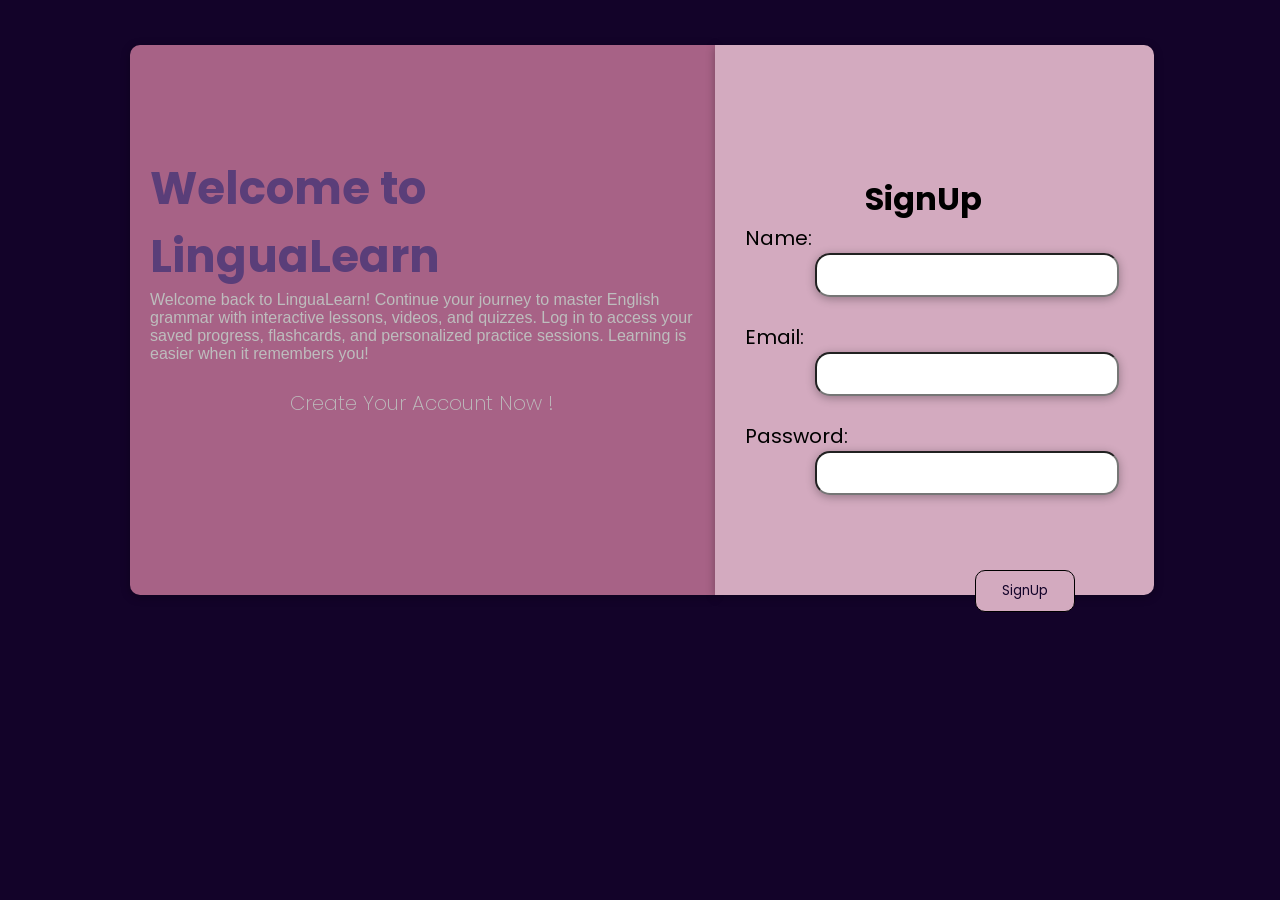
<file: signup.html>
<!DOCTYPE html>
<html lang="en">
<head>
    <meta charset="UTF-8">
    <meta name="viewport" content="width=device-width, initial-scale=1.0">
    <title>LinguaLearn</title>
    <link rel="icon" type="image/x-icon" href="logo.png">
    <link rel="stylesheet" href="style.css">
</head>
<body id="loginBody">
    <!-- <div id="welcome">
        <h1 id="wel">WELCOME</h1>
    </div> -->
    <div class="box1">
        <div id="box11">
            <h1 id="welcome">Welcome to LinguaLearn</h1>
            
            <p id="welcomeText">
        Welcome back to LinguaLearn!
Continue your journey to master English grammar with interactive lessons, videos, and quizzes.
Log in to access your saved progress, flashcards, and personalized practice sessions.
Learning is easier when it remembers you!
            </p><br>
            <p id="sign1">Create Your Account Now !</p><br>
            
        </div>
        
        <form id="box12">
            <h1 id="Userlogin">SignUp</h1>
             <label for=""id ="logintext">Name: </label>
            <br>
            <input type="text" name="" id="name" class="inputbox"><br>
            <br>
            
            <label for=""id ="logintext">Email: </label>
            <br>
            <input type="email" name="" id="username" class="inputbox"><br>
            <br>
            <label for=""id ="logintext">Password: </label>
            <br>
            <input type="password" name="" class="inputbox" id="password">
        <br><br><br><br>
        <!-- <div id="loginbtn">
            <input type="button" value="Login" id="loginbutton">
        </div> -->
        <!-- </div> -->
         <a href="signup.html"><input type="submit" value="SignUp" id="signup"></a>
        </form>
    </div>
<script src="signup.js"></script>
</body>
</html>
</file>
<file: style.css>
@import url('https://fonts.googleapis.com/css2?family=Poppins:wght@500&family=Open+Sans&display=swap');

*{
    margin: 0px;
    padding: 0px;
    font-family: "Poppins";
}

#nav{
    display: flex;
    padding: 10px;
    background-color: #130329;
    width: 100%;
    height:40px;
    justify-content: space-between;
align-items: center;
padding-right: 30px;
/* position: fixed; */
z-index: 100;

}
#nav1{
    margin-right: 30px;
    justify-content: space-between;
    display: flex;
    align-items: center;
}


#text{
    padding-left: 20px;
    padding-right: 20px;
    color: #FCA7A5;
    
}
#text:hover{
    /* background-color: #5A3E79; */
    padding:15px;
    border: 1px solid white;
    border-radius: 5px;
}
#login{
    /* padding-left: 20px;
    padding-right: 20px; */
    color: #FCA7A5;
    background-color: white;
    padding:15px;
    border: 3px solid #5A3E79;
    border-radius: 5px;
    margin-right: 10px;
    margin-left: 10px;
    padding-top: 10px;
    padding-bottom: 10px;
    padding-left: 17px;
    padding-right: 17px;
}
#sign{
    /* padding-left: 20px;
    padding-right: 20px; */
    color: #FCA7A5;
    background-color: #5A3E79;
    padding:9px;
    border: 3px solid rgb(230, 224, 224);
    border-radius: 5px;
    margin-left: 10px;
    margin-right: 20px;
}

#login:hover{
    background-color: #5A3E79;
    border: 3px solid rgb(230, 224, 224);

}
#sign:hover{
     background-color: white;
     border: 3px solid #5A3E79;

}
#secNav{
    width:100%;
    height: 50px;
    background-color: #8c8a91;
    padding:10px;
    color:#130329;
    display: flex;
    justify-content: center;
    align-items: center;
    
}

#mainWel{

text-align:center;
font-weight: bolder;
font-size:20px;

}

#mainFirst{
    width:100%;
    height:400px;
    /* background-color: #333; */
    padding-top: 20px;
    display:flex

}
#mainBody{
    width:100%;
    height:700px;
    /* background-color: aqua; */
}
#left{
    width:43%;
}
#leftText{
    margin-left: 40px;
    font-size: 40px;
    color: #130329;
}

#leftText1{
    margin-left: 40px;
    font-weight: lighter;
}

#leftButton{
    margin-top: 50px;
    margin-left: 100px;
    border: 2px solid black;
    background-color: #c8affa;
    width:300px;
    height: 50px;
    display: flex;
    justify-content:center ;
    align-items: center;
}

#leftButton:hover{
    border: 2px solid rgb(105, 105, 105);
    background-color: #301369;
    color: white;
}

#right{
    width:48%;
    background-color: #e2bdbd;
    margin-left:50px ;
    margin-bottom: 10px;
    border-radius: 10px;

}
#corner{
    /* z-index: -1; */
    object-fit: cover;
    height: 200px;
    width: 300px;

}

#videoBox{
    width: 500px;
    height: 300px;
    border-radius: 10px;
    background-color: white;
    margin-top: 50px;
    margin-left: 75px;
    display: flex;
    align-items: center;
    justify-content: center;
    z-index: 1000;
}
#contact{
    margin-top: 20px;
    height: 300px;
    width: 100%;
    background-color: #130329;
}
#icons{
    display: flex;
}
#icon{
    color: white;
    font-weight: 100;
}
#iconText{
    margin-left: 12px;
    color: white;
    font-weight: 100;
    font-family: 'Arial Narrow';
    
}
#footermain{
    height: 60px;
    width: 100%;
    background-color: #8c8a91;
    display: flex;
    justify-content: center;
    align-items: center;
    text-align: center;
}






/* Login */
/* #welcome{
    background-color:#A76286;;
 
    height: 80px;
   text-align: center;
    justify-content: center;
}
#wel{
    color: #5A3E79;
    font-size: 70px;
    line-height: 80px;
    
} */
 #loginBody{
    /* background-color: #5A3E79; */
    background-color: #130329;
 }
.box1{
    width: 80%;
    height:600px;
    /* background-color: aqua; */
    justify-content: center;
    align-items: center;
    display: flex;
    margin-left: 130px;
    margin-top: 20px;
    margin-bottom: 20px;
}
#box11{
    width: 600px;
    height:550px;
    background-color: #A76286;
    justify-content: center;
    /* align-items: center; */
 
    /* display: flex; */
     border-top-left-radius: 10px;
      border-bottom-left-radius: 10px;
      box-shadow: 0 2px 10px rgba(0, 0, 0, 0.3);
/* / */
}
#loginBody form{
    width: 450px;
    height:550px;
    background-color: #d3aabf;
    justify-content: center;
    align-items: center;
    border-top-right-radius: 10px;
     border-bottom-right-radius: 10px;
     box-shadow: 0 2px 10px rgba(0, 0, 0, 0.3);
}
#welcome{
   margin-top: 110px;
   font-size: 45px;
   color: #5A3E79;
   margin-left: 20px;
}
#welcomeText{
    /* margin-top: 30px; */
   /* font-size: 45px; */
   color: rgb(189, 189, 189);   
  font-family: 'Gill Sans', 'Gill Sans MT', Calibri, 'Trebuchet MS', sans-serif;
   font-weight: lighter;
   margin-left: 20px;
   margin-right: 20px;
}
#Userlogin{
    margin-top: 130px;
    margin-left: 150px;
}
#logintext{
    font-size: 20px;
    margin-left: 30px;
}
.inputbox{
    border-radius: 15px;
    height: 40px;
    width: 300px;
    margin-left: 100px;
    box-shadow: 0 2px 10px rgba(0, 0, 0, 0.3);
}
#loginbutton{
    padding: 10px;
    width: 100px;
    margin-left: 320px;
    border-radius: 10px;
    font-weight: normal;
    background-color: #130329;
    color: #d3aabf;
    border: 1px solid white;
}
#loginbutton:hover{
    color: #130329;
    background-color: #d3aabf;
    font-size: 15px;
    border: 1px solid  black;
}
#sign1{
    margin-left: 160px;
    font-size: 20px;
    color: rgb(189, 189, 189); 

    font-weight: 200;
}
#signup{
   padding: 10px;
    width: 100px;
    margin-left: 260px;
    border-radius: 10px;
    font-weight: normal;
    background-color: #d3aabf;
    color: #130329;
    border: 1px solid black ;
   margin-bottom:250 px;
}
#signup:hover{
  
     color: #d3aabf;
    background-color: #130329;
    font-size: 15px;
    border: 1px solid  white ;
    
}

/* About us */

#hero{
    /* color: #d3aabf; */
    background-color: #faebf3;
    width: 100%;
    height:400px;
    display: flex;
}
#AboutHeading{
    font-size: 30px;
    font-weight: 700;
    color:#130329;
    padding-top: 90px;
    padding-left: 100px;
}
#abouttext{
    padding-left: 100px;
    font-size: 15px;
    font-weight: lighter;
}
#aboutimg{
    width: 70%;
    height: 280px;
    padding-left: 90px;
    padding-top: 50px;
}

#mission{
    display: flex;
    width: 100%;
    height:300px;

}

#missionimg{
    height:280px;
    width: 400px;
    padding-top: 40px;
    padding-left: 80px;
}
#missionheading{

    padding-top: 60px;
    padding-left: 175px;
    padding-right: 40px;
    font-size: 30px;
    font-weight: bold;

}
#missiontext1{
    padding-left: 185px;
    padding-right: 60px;
}
#story{
    display: flex;
    margin-top: 80px;
}
#storyimg{
    padding-right: 190px;
    padding-top: 60px;
}
#storytext{
    padding-left: 80px;
    padding-right: 30px;
}
#storyheading{
    font-size: 30px;
    font-weight: bold;
}
#footer{
    background-color:#faebf3;
    width:100%;
    height:400px;
   
    
}
#footerbox{
    display: flex;
    justify-content:  center;

}

#countries{
    height: 220px;
    width: 300px;
    background-color: #f1dde9;
    margin-top:50px;
    margin-left: 10px;
    border-radius: 15px;
    box-shadow: 0 2px 10px rgba(0, 0, 0, 0.3);
}
#teachers{
    height: 220px;
    width: 300px;
    background-color: #f1dde9;
    margin-top:50px;
    margin-left: 110px;
    border-radius: 15px;
    box-shadow: 0 2px 10px rgba(0, 0, 0, 0.3);
}
#users{
    height: 220px;
    width: 300px;
    background-color:#f1dde9;
    margin-top:50px;
    margin-left: 110px;
    border-radius: 15px;
    box-shadow: 0 2px 10px rgba(0, 0, 0, 0.3);
}
#footerheading{
    /* margin-left: 250px;
    margin-top: 30px; */
    padding-top: 30px;
    padding-left: 500px;
}

#footerbox11{
    margin-top: -10px;
    margin-left:50px;
    
}
#footerbox12{
    margin-top: 30px;
    margin-left:70px;
}
    
#footerbox13{
    margin-top: 30px;
    margin-left:95px;
    
}
#footerimg1{
    margin-left: 80px;
    margin-top: 30px;
}
#teachers:hover{
    background-color: #be8fa9;
}
#countries:hover{
    background-color: #be8fa9;
}
#users:hover{
    background-color: #be8fa9;
}


/* Dashboard */
#dashboardbody{
    display: flex;
}
#menu{
    height: 100vh;
    width: 250px;
    background-color: #aa86db;
}
#dashboardwelcome{
    width:1200px;
    height:250px;
    background-color: #ffe9f4;
    margin-top: 30px;
    margin-left: 30px;
    margin-right: 20px;
    margin-bottom: 30px;
    border-radius: 5px;
    box-shadow: 0 2px 10px rgba(0, 0, 0, 0.3);
}
#dashboardwelcometext{
    padding-left: 330px;
    padding-top: 110px;
    color: #130329;
    font-size: 35px;
}
#dashboardtext{
padding-left: 360px;
font-weight: lighter;
color: #e0cfd9;
}

#menu{
    padding-left:20px;
    padding-right:10px;
    padding-top: 80px;
}
#menuitem1{
    list-style-type: none;
    padding: 10px;
    text-align: center;
    border: 1px solid rgb(139, 139, 139);
    text-decoration: none;
}
#menuitem1:hover{

        
    padding: 12px;
    background-color: #5A3E79;
    border: 1px solid rgb(17, 17, 17);
}

/* Lessons */

/* Hero Image */
#lessonheroimg {
    margin-top: 10px;
   
    
}

/* #lessonheroimg img {
    display: block;
    width: 100%;
    /* height: 450px; */
    /* object-fit: cover;
} */ 

/* Lesson Box Container */
.lessonbox {
    display: flex;
    justify-content: center;
    align-items: center;
    background-color: #A76286;
    min-height: 600px;
    padding: 60px 20px;
    gap: 40px;
    flex-wrap: wrap;
}

/* Individual Card */
.lessoncard {
    position: relative;
    width: 350px;
    height: 500px;
    border-radius: 10px;
    transform-style: preserve-3d;
    transition: transform 0.8s ease;
    cursor: pointer;
    flex-shrink: 0;
}

/* Flip when hovered */
.lessoncard:hover {
    transform: rotateY(180deg);
}

/* Both front and back sides */
.lessoncardfront, 
.lessoncardback {
    position: absolute;
    top: 0;
    left: 0;
    width: 100%;
    height: 100%;
    border-radius: 10px;
    backface-visibility: hidden;
    box-shadow: 0 4px 10px rgba(0, 0, 0, 0.3);
    overflow: hidden;
    box-sizing: border-box;
}

/* FRONT SIDE */
.lessoncardfront {
    background-color: #cfb8e9;
    display: flex;
    flex-direction: column;
    align-items: center;
    justify-content: center;
    padding: 0;
}

.lessoncardfront img {
    width: 100%;
    height: 350px;
    object-fit: cover;
    border-radius: 10px 10px 0 0;
}

.lessoncardfront h1 {
    margin: 0;
    padding: 30px 20px;
    font-size: 36px;
    color: #333;
    text-align: center;
    flex-grow: 1;
    display: flex;
    align-items: center;
    justify-content: center;
}

/* BACK SIDE */
.lessoncardback {
    background-color: #9a81bd;
    color: white;
    transform: rotateY(180deg);
    display: flex;
    flex-direction: column;
    justify-content: center;
    align-items: center;
    padding: 40px 30px;
    text-align: center;
}

.lessoncardback p {
    font-size: 20px;
    line-height: 1.8;
    margin: 0 0 40px 0;
    flex-grow: 1;
    display: flex;
    align-items: center;
}

/* Button styling */
.lessoncardback a {
    background-color: white;
    color: #9a81bd;
    padding: 14px 28px;
    border-radius: 5px;
    text-decoration: none;
    font-weight: bold;
    font-size: 18px;
    transition: all 0.3s ease;
}

.lessoncardback a:hover {
    background-color: #cfb8e9;
    transform: scale(1.05);
}

/* Reading */

#reading-banner{
    width: 100%;
    height: 300px;;
    background-color: #d0c0e5;
    display: flex;
}

#reading-banner-heading{
    font-size: 50px;
    margin-top: 130px;
    margin-left: 140px;
}
#reading-banner-img{
margin-left: 50px;
}
#reading-banner-text1{
    margin-left: 140px;
    font-weight: lighter;
}


#reading-body-head1{
    margin-left: 30px;
    text-decoration: underline;
}
#reading-body-text1{
    margin-left: 30px;
    /* text-decoration: underline; */
}

/* Grammar */
#speechBody{
    background-color: #b094cf;

    height: 1000px;
    width: 100%;
}
#speecheading1{
    margin-left: 550px;
    padding-top: 10px;
    padding-bottom: 10px;
}
#speechBody1{
    display: flex;
    justify-content: space-between;

}
#speechBody2{
    display: flex;
    justify-content: space-between;

}
.speechbox1{
    width: 300px;
    height: 180px;
    background-color: #d49eba;
    margin: 10px;
    border-radius: 10px;
    text-align: center;
    display: flex;
    justify-content: center;
    align-items: center;
    
}

.pos11{
margin-top: 70px;

}
#speecheading2{
    margin-left: 630px;
    padding-top: 10px;
    padding-bottom: 10px;
}
#speechBody3{
    display: flex;
    justify-content: center;
    align-items: center;

}
#speechBody4{
    display: flex;
    justify-content: center;
    align-items: center;

}
#speecheading3{
    margin-left: 510px;
    padding-top: 10px;
    padding-bottom: 10px;}

 /* Grammar quiz    */

#Gquiz1{
    width: 100%;
    height: 500px;
    background-color: #9a81bd;
    padding-bottom: 20px;
}
.q{
    padding-bottom: 60px;
    width: 100%;
    height: 220px;
    /* margin-left: 40px; */
  background-color:#ffdbef;
    align-items: center;
    text-align: center;
    border-radius: 5px;
    justify-content: center;
    /* display: flex; */
    /* font-size: 20px; */
    padding-top: 10px;
    /* margin-bottom: 20px; */
      
}
#qstatement{
    /* width: 90%;
    height: 120px; */
    margin-left: 40px;
  /* background-color:#be8fa9; */
    align-items: center;
    text-align: center;
    border-radius: 5px;
    /* justify-content: center; */
    display: flex;
    font-size: 20px;
    
    margin-bottom: 20px;

}

#back{
    margin-right: 40px;
    font-size: 20px;
    background-color: #8c8a91;
    padding: 8px;
    border-radius: 5px;
    border: 1px solid rgb(0, 0, 0);
    text-decoration: none;

}
#back:hover{
    
    font-size: 20px;
    background-color: #5A3E79;
    border: 1px solid white;

}

.option{
        width: 90%;
    height: 60px;
    margin-left: 40px;
  background-color:#be8fa9;
    align-items: center;
    text-align: center;
    border-radius: 5px;
    /* justify-content: center; */
    display: flex;
    font-size: 20px;
     margin-left: 10px;
    margin-bottom: 20px;

}
        #score {
            margin-top: 10px;
            text-align: center;
        }

/* Reading quiz */
#comprehension{
    background-color: #8c8a91;
    padding: 1px;
    padding-top: 10px;

    /* width:90%; */
    /* margin-left: 20px;
} */
}
#comprehensionText{
    font-size: 25px;
   margin: 25px;
   text-align: justify;

}

#leanrMore{
    margin-top: 300px;
    margin-right: 150px;
}

#flashBody{
    width: 100%;
    height: 800px;
    background-color: #be8fa9;
    padding-top: 20px;
}

#flashBody form{
    height: 50px;
    width:100%;
    align-items: center;
    margin-left: 300px;
    /* background-color: white; */
    border-radius: 10px;
    display: flex;

}
#vocabInput{
    height: 40px;
    width:50%;
    align-items: center;
    margin-left: 30px;
    /* background-color: white; */
    border-radius: 10px;
}

#vocabButton{
 width: 100px;
 height: 40px;
 border-radius: 8px;

}
#vocabHeading{
    margin-left: 520px;
    color: #5A3E79;
    font-size: 40px;
}
#vocablist{
    width: 90%;
    height: 500px;
    background-color: #fcd9ec;
    margin-left: 70px;
    box-shadow: 0 2px 10px rgba(0, 0, 0, 0.3);
    border-radius: 20px;
    padding: 20px;
}
</file>
